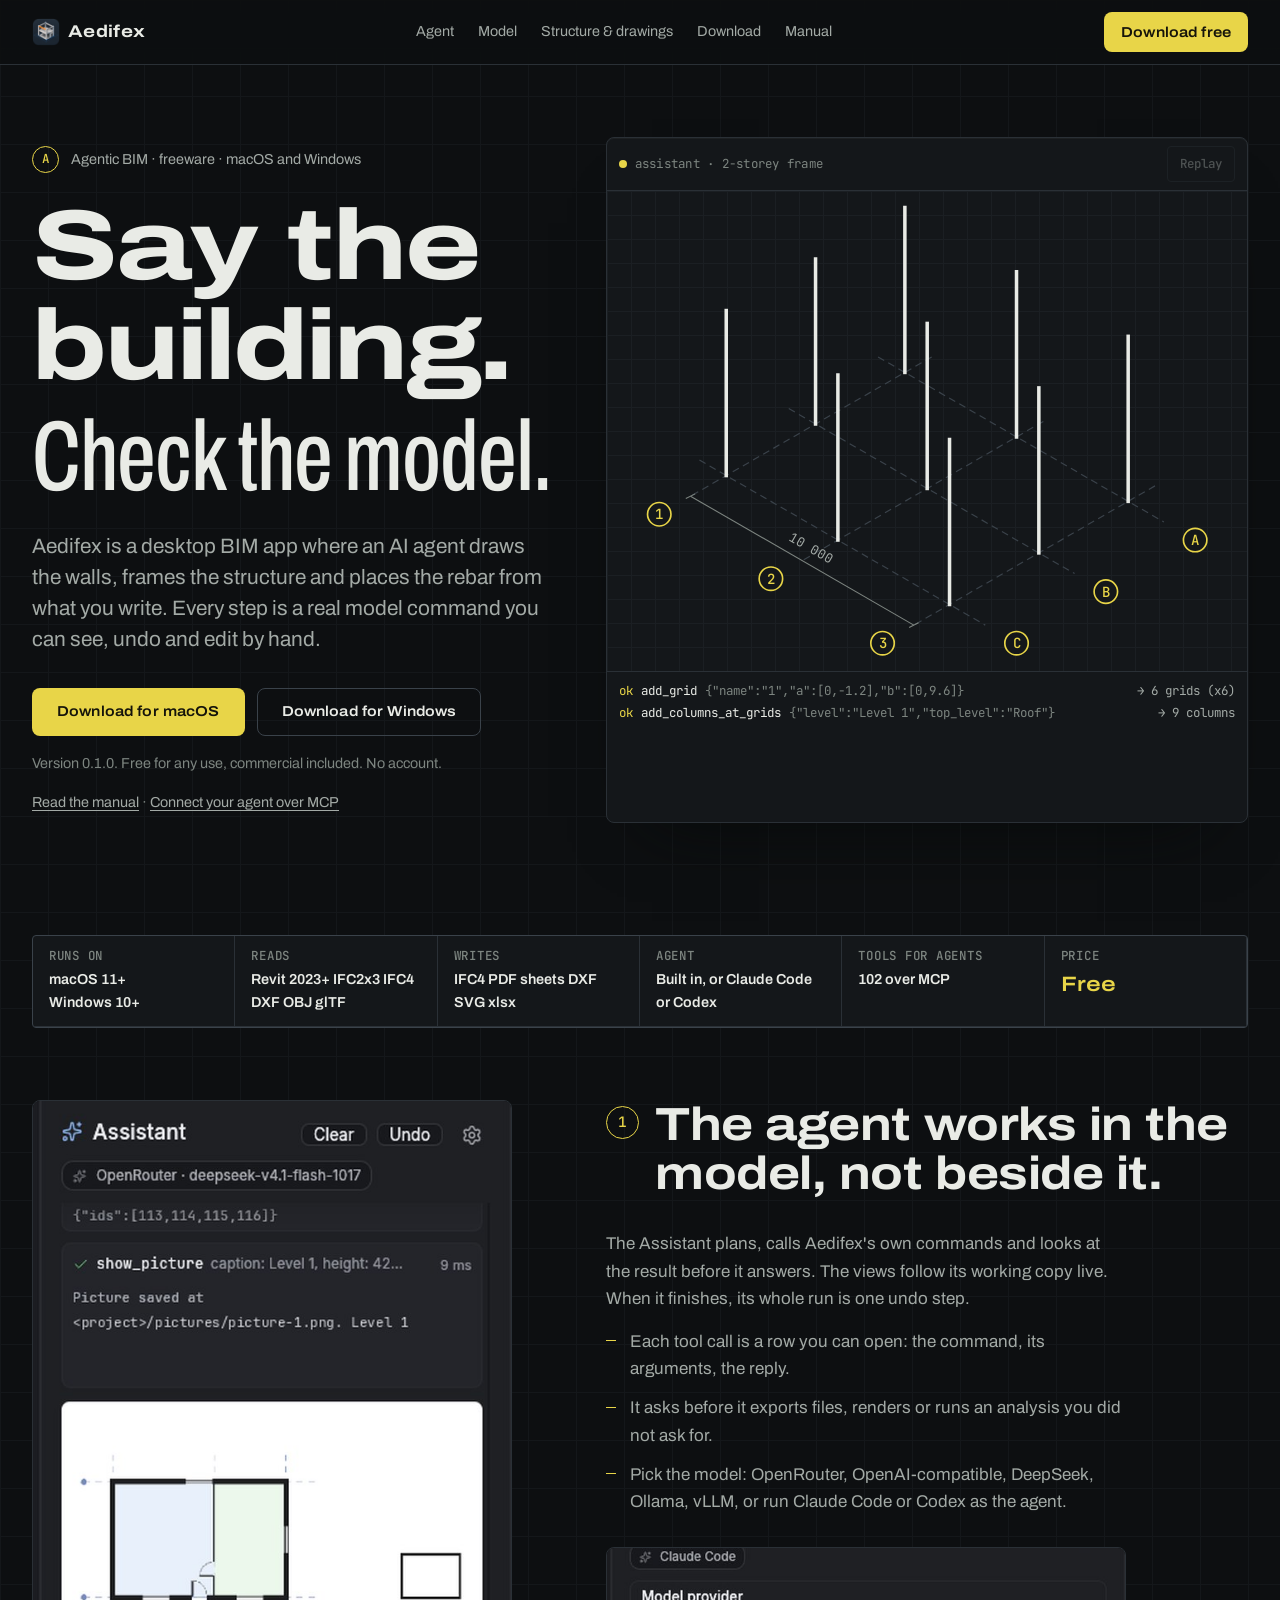
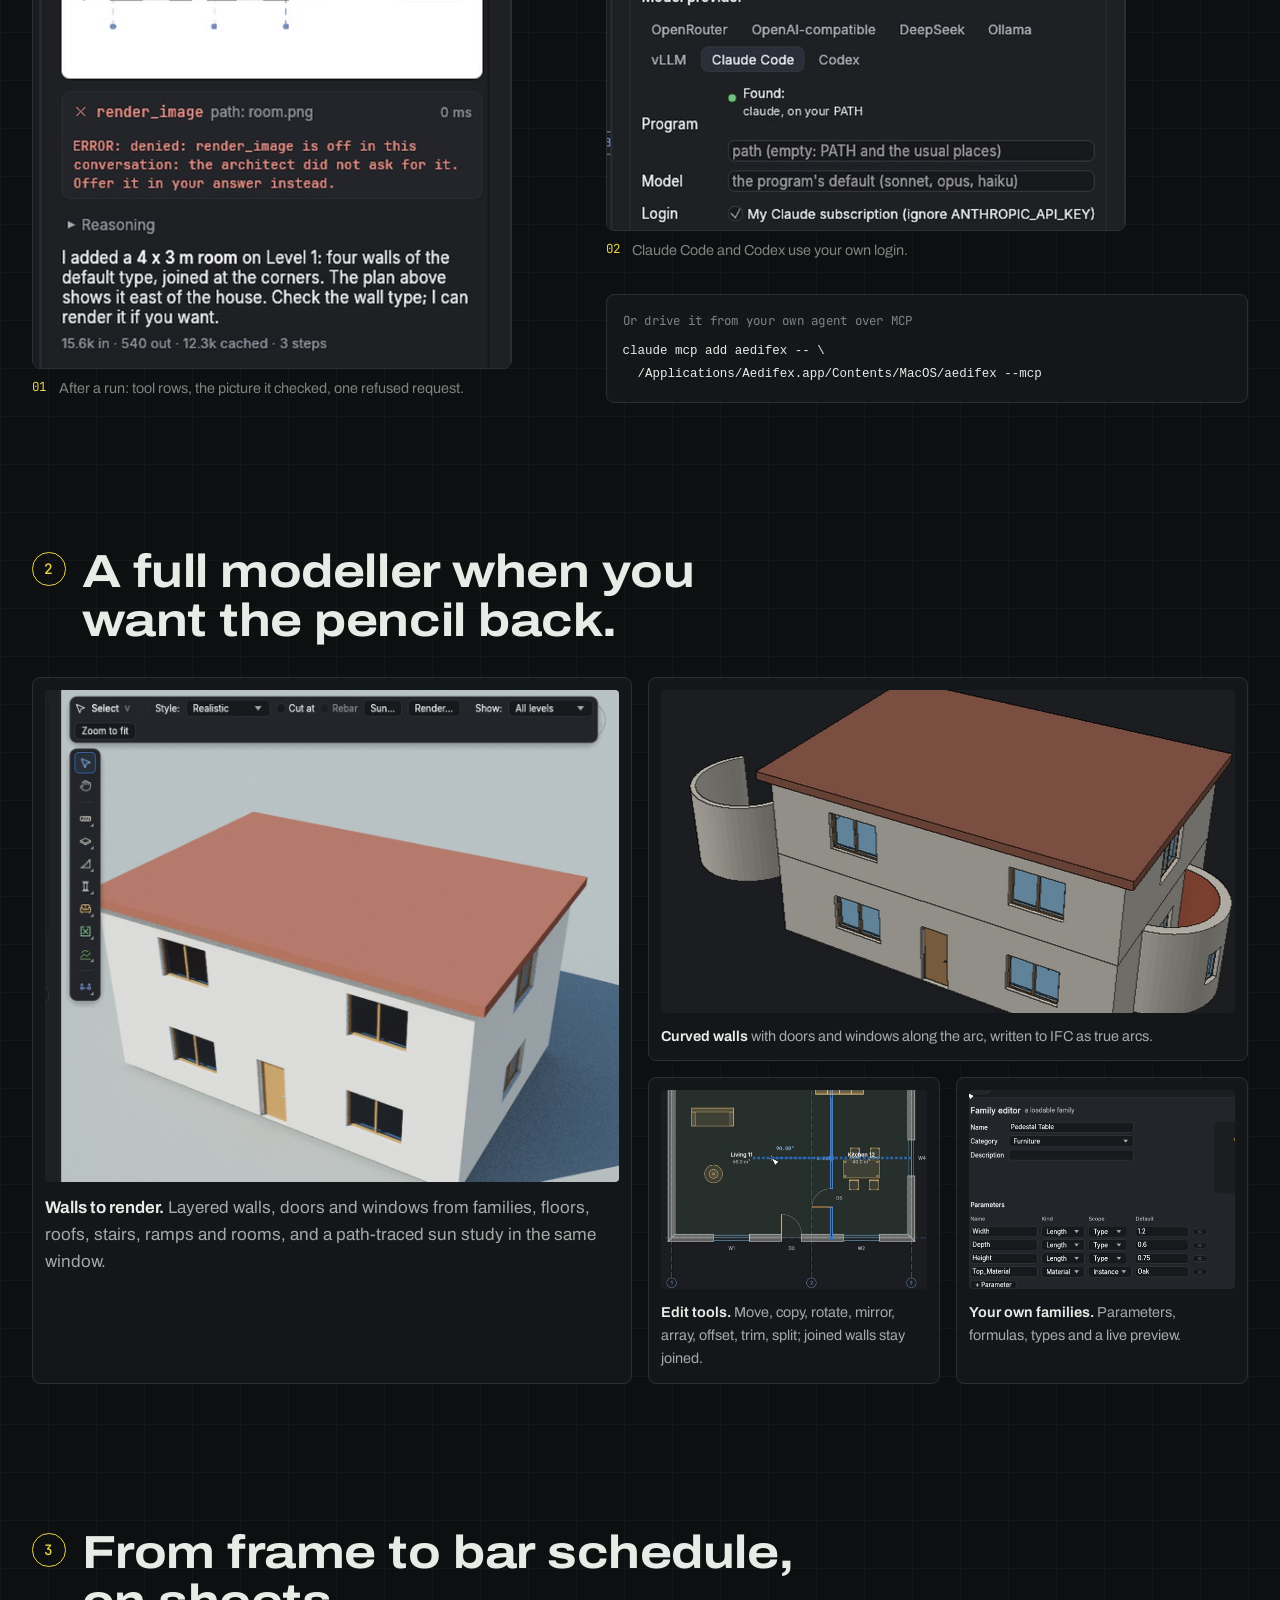
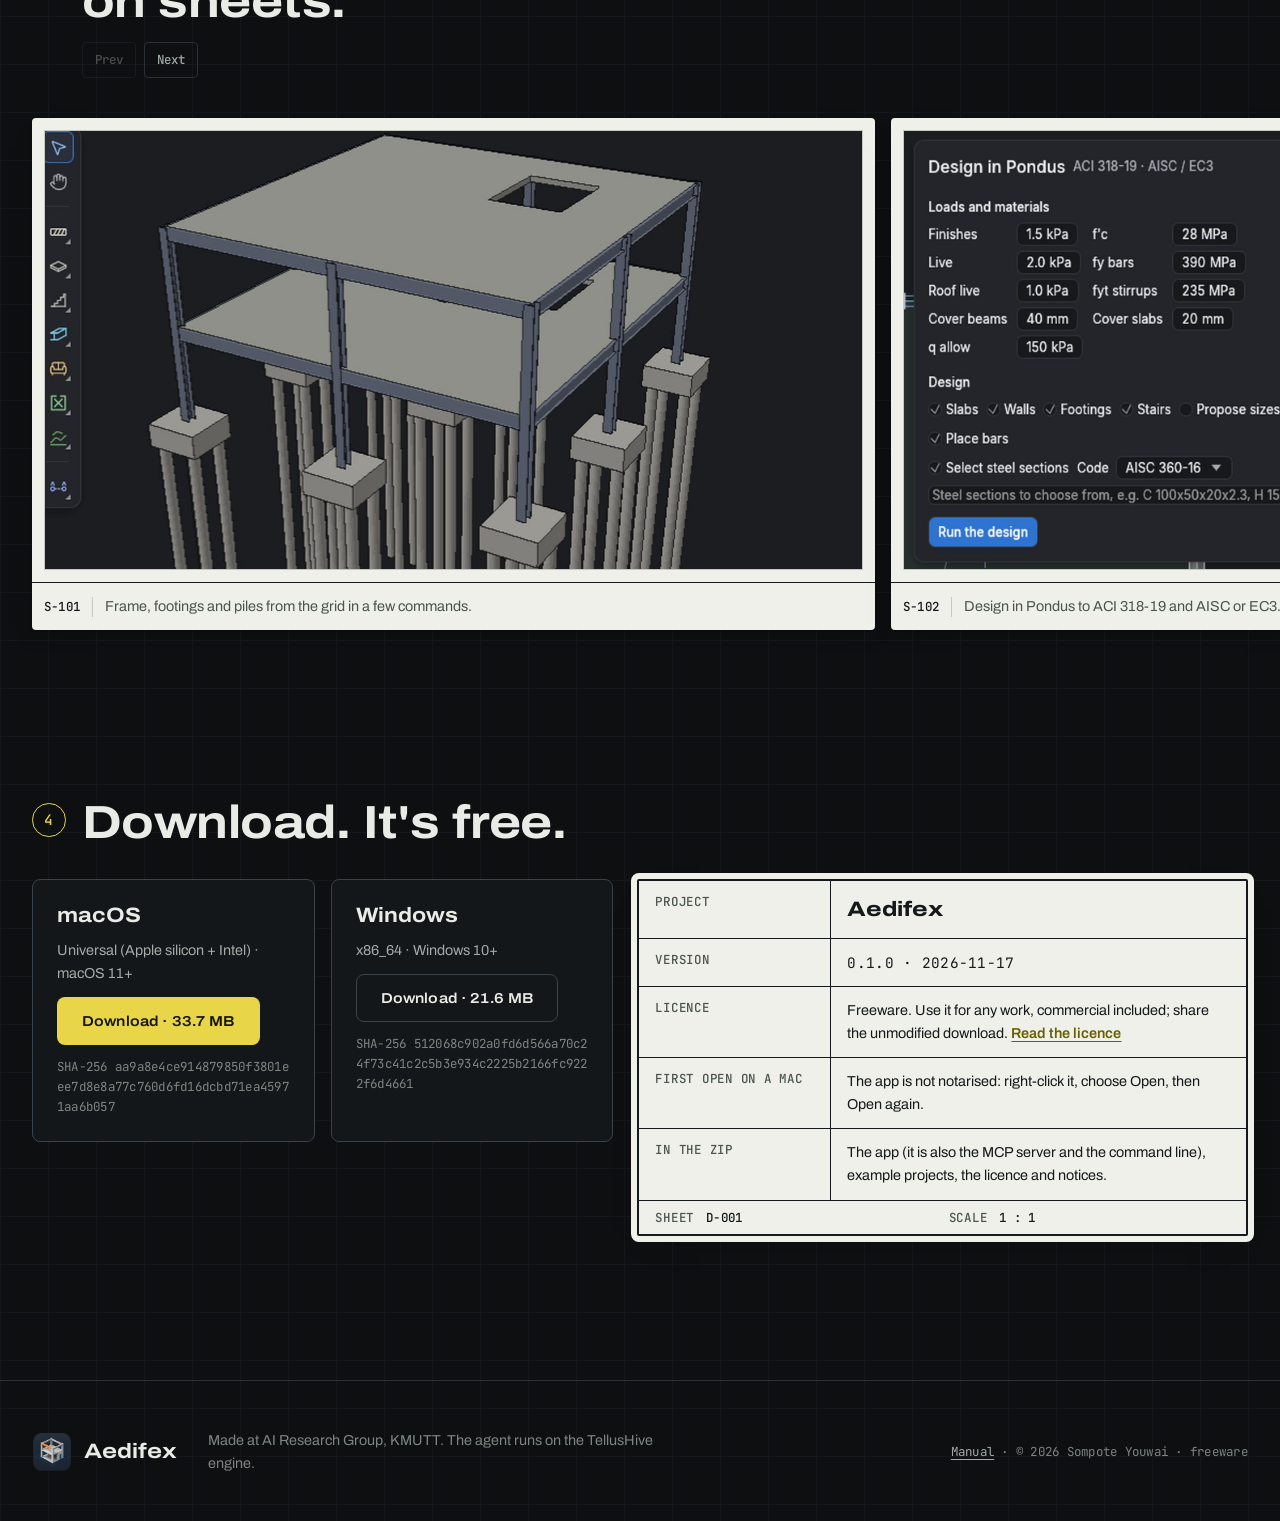
<file: index.html>
<!doctype html>
<html lang="en">
<head>
<meta charset="utf-8">
<meta name="viewport" content="width=device-width, initial-scale=1">
<title>Aedifex · agentic BIM, free</title>
<meta name="description" content="Aedifex is a free desktop BIM app where an AI agent models the building, the structure and the rebar from what you write, and you check the result. macOS and Windows.">
<meta name="theme-color" content="#0d0f11">
<link rel="icon" href="img/favicon.png">
<link rel="preconnect" href="https://fonts.googleapis.com">
<link rel="preconnect" href="https://fonts.gstatic.com" crossorigin>
<link href="https://fonts.googleapis.com/css2?family=Archivo:wdth,wght@62..125,300..800&family=JetBrains+Mono:wght@400;500&display=swap" rel="stylesheet">
<link rel="stylesheet" href="style.css">
<script>document.documentElement.classList.add("js");</script>
<script src="downloads/config.js" defer></script>
<script src="app.js" defer></script>
</head>
<body>
<a class="skip" href="#main">Skip to content</a>

<header class="topbar" id="top">
  <a class="brand" href="#top" aria-label="Aedifex, back to top">
    <img src="img/icon-256.png" alt="" width="28" height="28">
    <span>Aedifex</span>
  </a>
  <nav class="nav" aria-label="Sections">
    <a href="#agent">Agent</a>
    <a href="#model">Model</a>
    <a href="#documents">Structure &amp; drawings</a>
    <a href="#download">Download</a>
    <a href="manual.html">Manual</a>
  </nav>
  <a class="btn btn-signal btn-sm" href="#download">Download free</a>
</header>

<main id="main">

<!-- 1 hero -->
<section class="hero" aria-labelledby="hero-title">
  <div class="hero-copy">
    <p class="kicker"><span class="bubble" aria-hidden="true">A</span>Agentic BIM · freeware · macOS and Windows</p>
    <h1 id="hero-title"><span class="wide">Say the building.</span> <span class="narrow">Check the model.</span></h1>
    <p class="lede">Aedifex is a desktop BIM app where an AI agent draws the walls, frames the structure and places the rebar from what you write. Every step is a real model command you can see, undo and edit by hand.</p>
    <div class="cta">
      <a class="btn btn-signal" href="#download" data-dl="mac">Download for macOS</a>
      <a class="btn btn-line" href="#download" data-dl="win">Download for Windows</a>
    </div>
    <p class="fine" id="hero-version">Free for any use, commercial included. No account.</p>
    <p class="fine"><a class="textlink" href="manual.html">Read the manual</a> · <a class="textlink" href="manual.html#mcp">Connect your agent over MCP</a></p>
  </div>

  <figure class="stage" aria-label="An agent building a two-storey frame, step by step">
    <div class="stage-head">
      <span class="dot" aria-hidden="true"></span>
      <span class="mono stage-title">assistant · 2-storey frame</span>
      <button class="stage-replay" type="button" aria-label="Replay the build">Replay</button>
    </div>
    <div class="stage-canvas">
      <svg id="build" viewBox="0 0 640 420" role="img" aria-label="Axonometric drawing of a concrete frame: grid, columns, beams, slabs, walls and the rebar of one beam"></svg>
      <noscript><img class="stage-fallback" src="img/frame-wide.jpg" alt="A two-storey concrete frame on piles in Aedifex's 3D view"></noscript>
    </div>
    <ol class="calls" id="calls" aria-live="polite"></ol>
  </figure>
</section>

<!-- 2 title block facts -->
<section class="titleblock" aria-label="Aedifex at a glance">
  <dl>
    <div><dt>Runs on</dt><dd><span>macOS 11+</span> <span>Windows 10+</span></dd></div>
    <div><dt>Reads</dt><dd><span>Revit 2023+</span> <span>IFC2x3</span> <span>IFC4</span> <span>DXF</span> <span>OBJ</span> <span>glTF</span></dd></div>
    <div><dt>Writes</dt><dd><span>IFC4</span> <span>PDF sheets</span> <span>DXF</span> <span>SVG</span> <span>xlsx</span></dd></div>
    <div><dt>Agent</dt><dd><span>Built in,</span> <span>or Claude Code</span> <span>or Codex</span></dd></div>
    <div><dt>Tools for agents</dt><dd><span>102 over MCP</span></dd></div>
    <div><dt>Price</dt><dd class="signal">Free</dd></div>
  </dl>
</section>

<!-- 3 agent: the screenshot leads -->
<section class="agent" id="agent" aria-labelledby="agent-title">
  <div class="agent-grid">
    <figure class="shot shot-tall">
      <img src="img/assistant.jpg" alt="The Assistant panel: tool-call rows for add_walls and show_picture, the plan picture the agent looked at, a refused render request and its summary" loading="lazy" width="577" height="1047">
      <figcaption><span class="mono">01</span> After a run: tool rows, the picture it checked, one refused request.</figcaption>
    </figure>
    <div class="agent-text">
      <header class="sec-head">
        <span class="bubble" aria-hidden="true">1</span>
        <h2 id="agent-title">The agent works in the model, not beside it.</h2>
      </header>
      <p>The Assistant plans, calls Aedifex's own commands and looks at the result before it answers. The views follow its working copy live. When it finishes, its whole run is one undo step.</p>
      <ul class="ticks">
        <li>Each tool call is a row you can open: the command, its arguments, the reply.</li>
        <li>It asks before it exports files, renders or runs an analysis you did not ask for.</li>
        <li>Pick the model: OpenRouter, OpenAI-compatible, DeepSeek, Ollama, vLLM, or run Claude Code or Codex as the agent.</li>
      </ul>
      <figure class="shot shot-side">
        <img src="img/providers.jpg" alt="Assistant settings: the seven model providers, Claude Code chosen and found on this computer" loading="lazy" width="720" height="392">
        <figcaption><span class="mono">02</span> Claude Code and Codex use your own login.</figcaption>
      </figure>
      <div class="snippet">
        <p class="mono label">Or drive it from your own agent over MCP</p>
<pre><code>claude mcp add aedifex -- \
  /Applications/Aedifex.app/Contents/MacOS/aedifex --mcp</code></pre>
      </div>
    </div>
  </div>
</section>

<!-- 4 model -->
<section class="model" id="model" aria-labelledby="model-title">
  <header class="sec-head">
    <span class="bubble" aria-hidden="true">2</span>
    <h2 id="model-title">A full modeller when you want the pencil back.</h2>
  </header>
  <div class="bento">
    <figure class="cell lead">
      <img src="img/render.jpg" alt="Path-traced render of a two-storey house with a hipped roof, sun and shadows" loading="lazy" width="1222" height="1047">
      <figcaption><strong>Walls to render.</strong> Layered walls, doors and windows from families, floors, roofs, stairs, ramps and rooms, and a path-traced sun study in the same window.</figcaption>
    </figure>
    <figure class="cell wide">
      <img src="img/curved.jpg" alt="A house with two curved walls, one with windows in its bay" loading="lazy" width="1137" height="882">
      <figcaption><strong>Curved walls</strong> with doors and windows along the arc, written to IFC as true arcs.</figcaption>
    </figure>
    <figure class="cell">
      <img src="img/modify.jpg" alt="Rotate tool previewing a quarter turn of a partition wall, with the Modify card below the plan" loading="lazy" width="1044" height="1143">
      <figcaption><strong>Edit tools.</strong> Move, copy, rotate, mirror, array, offset, trim, split; joined walls stay joined.</figcaption>
    </figure>
    <figure class="cell">
      <img class="anchor-left" src="img/family.jpg" alt="Family editor: name, category, parameters with kinds and defaults, and a 3D preview of a pedestal table" loading="lazy" width="1440" height="790">
      <figcaption><strong>Your own families.</strong> Parameters, formulas, types and a live preview.</figcaption>
    </figure>
  </div>
</section>

<!-- 5 structure and drawings: a set of sheets -->
<section class="docs" id="documents" aria-labelledby="docs-title">
  <header class="sec-head">
    <span class="bubble" aria-hidden="true">3</span>
    <h2 id="docs-title">From frame to bar schedule, on sheets.</h2>
    <div class="strip-nav">
      <button class="strip-btn" type="button" data-dir="-1" aria-label="Previous sheet">Prev</button>
      <button class="strip-btn" type="button" data-dir="1" aria-label="Next sheet">Next</button>
    </div>
  </header>
  <div class="sheets" tabindex="0" aria-label="Sheets: structure and drawings">
    <figure class="sheet lead">
      <img src="img/frame-wide.jpg" alt="Concrete frame with columns, beams, slabs, pile caps and piles in 3D" loading="lazy" width="1224" height="656">
      <figcaption><span class="mono">S-101</span><span>Frame, footings and piles from the grid in a few commands.</span></figcaption>
    </figure>
    <figure class="sheet">
      <img class="anchor-left" src="img/pondus.jpg" alt="Design in Pondus card: loads, materials, covers and design options" loading="lazy" width="1104" height="1080">
      <figcaption><span class="mono">S-102</span><span>Design in Pondus to ACI 318-19 and AISC or EC3.</span></figcaption>
    </figure>
    <figure class="sheet">
      <img src="img/reinforce.jpg" alt="Reinforce card for a beam: top and bottom bars, stirrup zones, hooks and an ACI check with 8 rules passing" loading="lazy" width="630" height="897">
      <figcaption><span class="mono">S-103</span><span>Rebar by hand or by design, checked against ACI 318-19.</span></figcaption>
    </figure>
    <figure class="sheet paper">
      <img src="img/beam-bars.jpg" alt="Section through a reinforced beam: four bottom bars, two top bars and the stirrup with its hook" loading="lazy" width="640" height="760">
      <figcaption><span class="mono">S-104</span><span>Sections cut the bars; bending schedules give cut lengths and kilograms.</span></figcaption>
    </figure>
    <figure class="sheet paper">
      <img src="img/section.jpg" alt="Section through a two-storey house: layered walls, slabs, grids, levels, dimensions and a note" loading="lazy" width="1242" height="792">
      <figcaption><span class="mono">A-201</span><span>Sections and elevations with dimensions, tags and spot levels.</span></figcaption>
    </figure>
    <figure class="sheet paper">
      <img src="img/sheet.jpg" alt="A plan, a section and an elevation placed on an A1 sheet" loading="lazy" width="1263" height="384">
      <figcaption><span class="mono">A-301</span><span>Views placed on sheets at a scale, printed to PDF.</span></figcaption>
    </figure>
    <figure class="sheet">
      <img src="img/schedule.jpg" alt="Room schedule grouped by level: area, a calculated floor cost column, subtotals and a grand total" loading="lazy" width="1079" height="793">
      <figcaption><span class="mono">A-401</span><span>Schedules with your own parameters, formulas and totals, to xlsx.</span></figcaption>
    </figure>
  </div>
</section>

<!-- 6 download: the title block on paper -->
<section class="download" id="download" aria-labelledby="dl-title">
  <header class="sec-head">
    <span class="bubble" aria-hidden="true">4</span>
    <h2 id="dl-title">Download. It's free.</h2>
  </header>
  <div class="dl-sheet">
    <div class="dl-cards">
      <article class="dl-card" data-platform="mac">
        <h3>macOS</h3>
        <p class="meta">Universal (Apple silicon and Intel) · macOS 11 or later</p>
        <a class="btn btn-signal dl-link" href="#download" aria-disabled="true">Preparing download</a>
        <p class="hash mono"></p>
      </article>
      <article class="dl-card" data-platform="win">
        <h3>Windows</h3>
        <p class="meta">x86_64 · Windows 10 or later</p>
        <a class="btn btn-line dl-link" href="#download" aria-disabled="true">Preparing download</a>
        <p class="hash mono"></p>
      </article>
    </div>
    <div class="tb" aria-label="Release title block">
      <div class="tb-row"><span class="tb-k">Project</span><span class="tb-v tb-big">Aedifex</span></div>
      <div class="tb-row"><span class="tb-k">Version</span><span class="tb-v mono" id="dl-version">0.1.0</span></div>
      <div class="tb-row"><span class="tb-k">Licence</span><span class="tb-v">Freeware. Use it for any work, commercial included; share the unmodified download. <a href="downloads/LICENSE-FREEWARE.txt">Read the licence</a></span></div>
      <div class="tb-row"><span class="tb-k">First open on a Mac</span><span class="tb-v">The app is not notarised: right-click it, choose Open, then Open again.</span></div>
      <div class="tb-row"><span class="tb-k">In the zip</span><span class="tb-v">The app (it is also the MCP server and the command line), example projects, the licence and notices.</span></div>
      <div class="tb-foot"><span>Sheet</span><span class="mono">D-001</span><span>Scale</span><span class="mono">1 : 1</span></div>
    </div>
  </div>
</section>

</main>

<footer class="colophon">
  <div class="colo-grid">
    <p class="colo-mark"><img src="img/icon-256.png" alt="" width="40" height="40"> Aedifex</p>
    <p>Made at AI Research Group, KMUTT. The agent runs on the TellusHive engine.</p>
    <p class="mono"><a class="textlink" href="manual.html">Manual</a> · © 2026 Sompote Youwai · freeware</p>
  </div>
</footer>
</body>
</html>
</file>
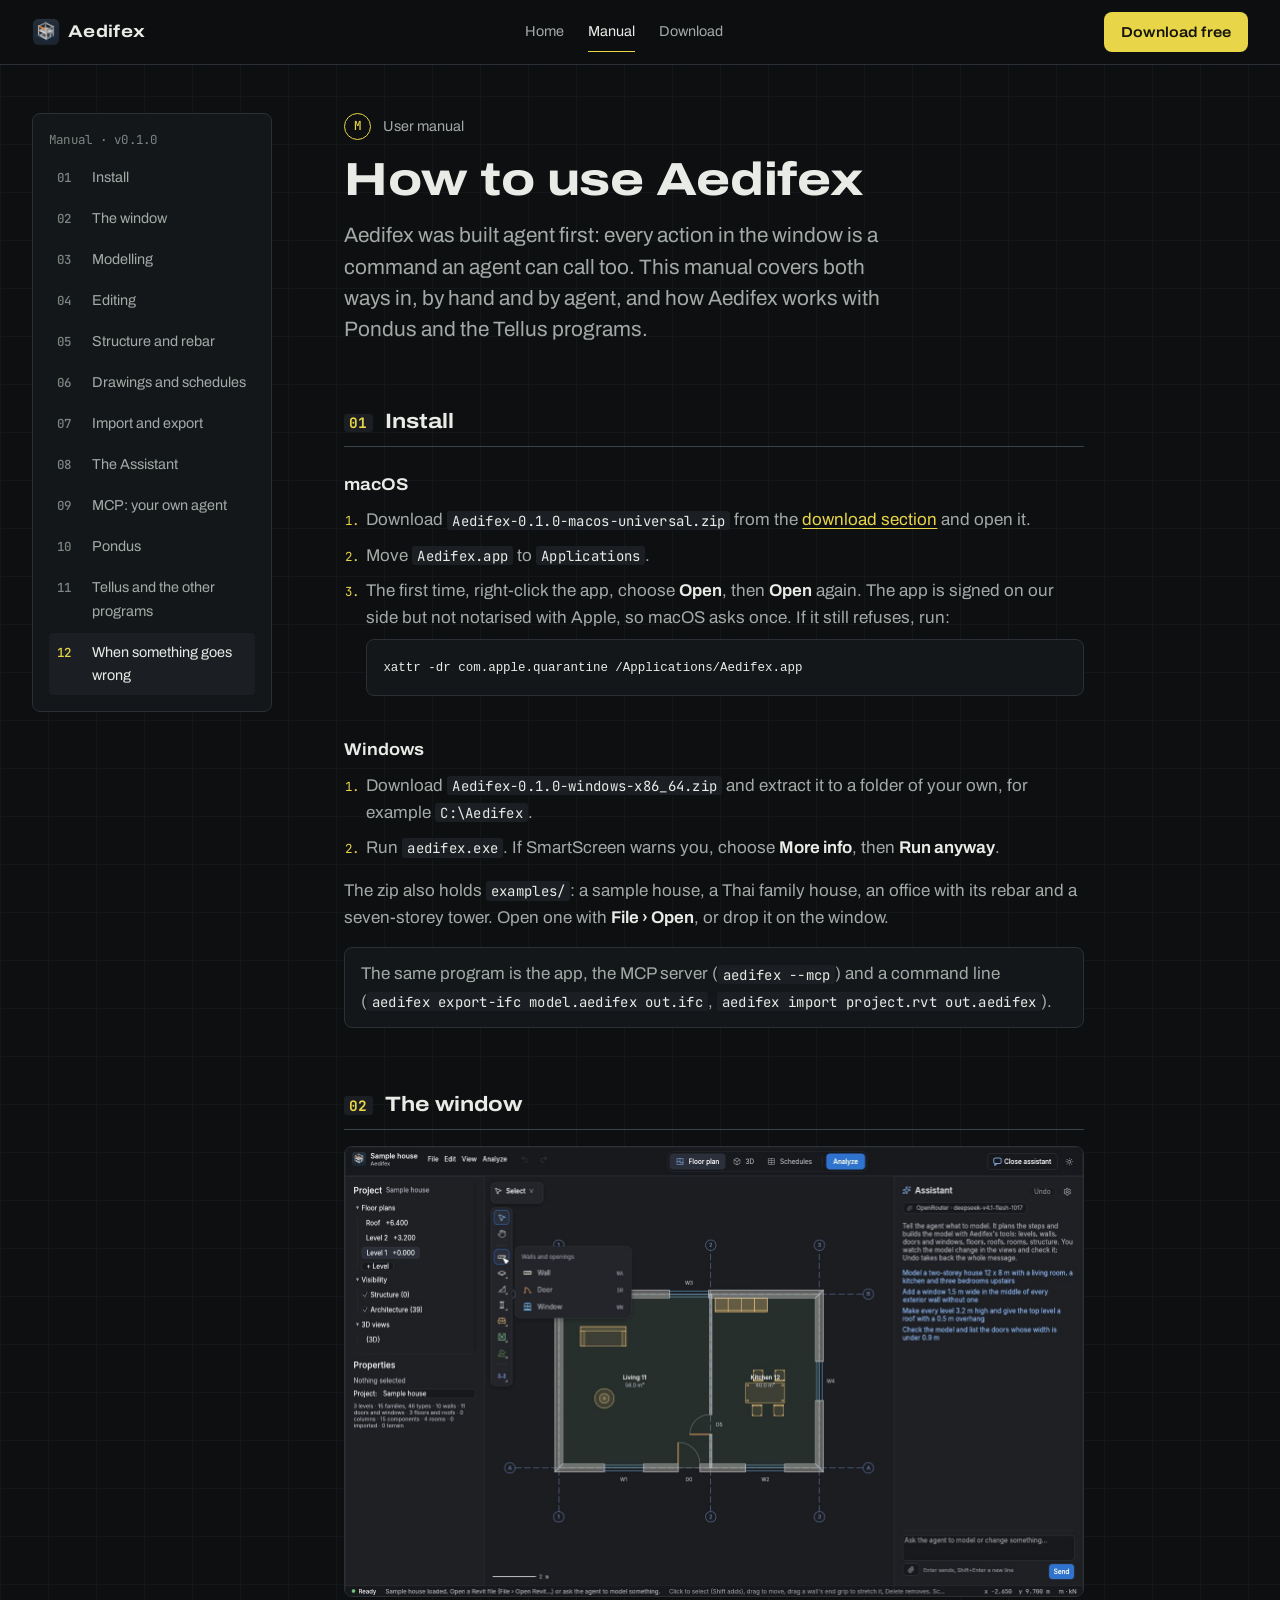
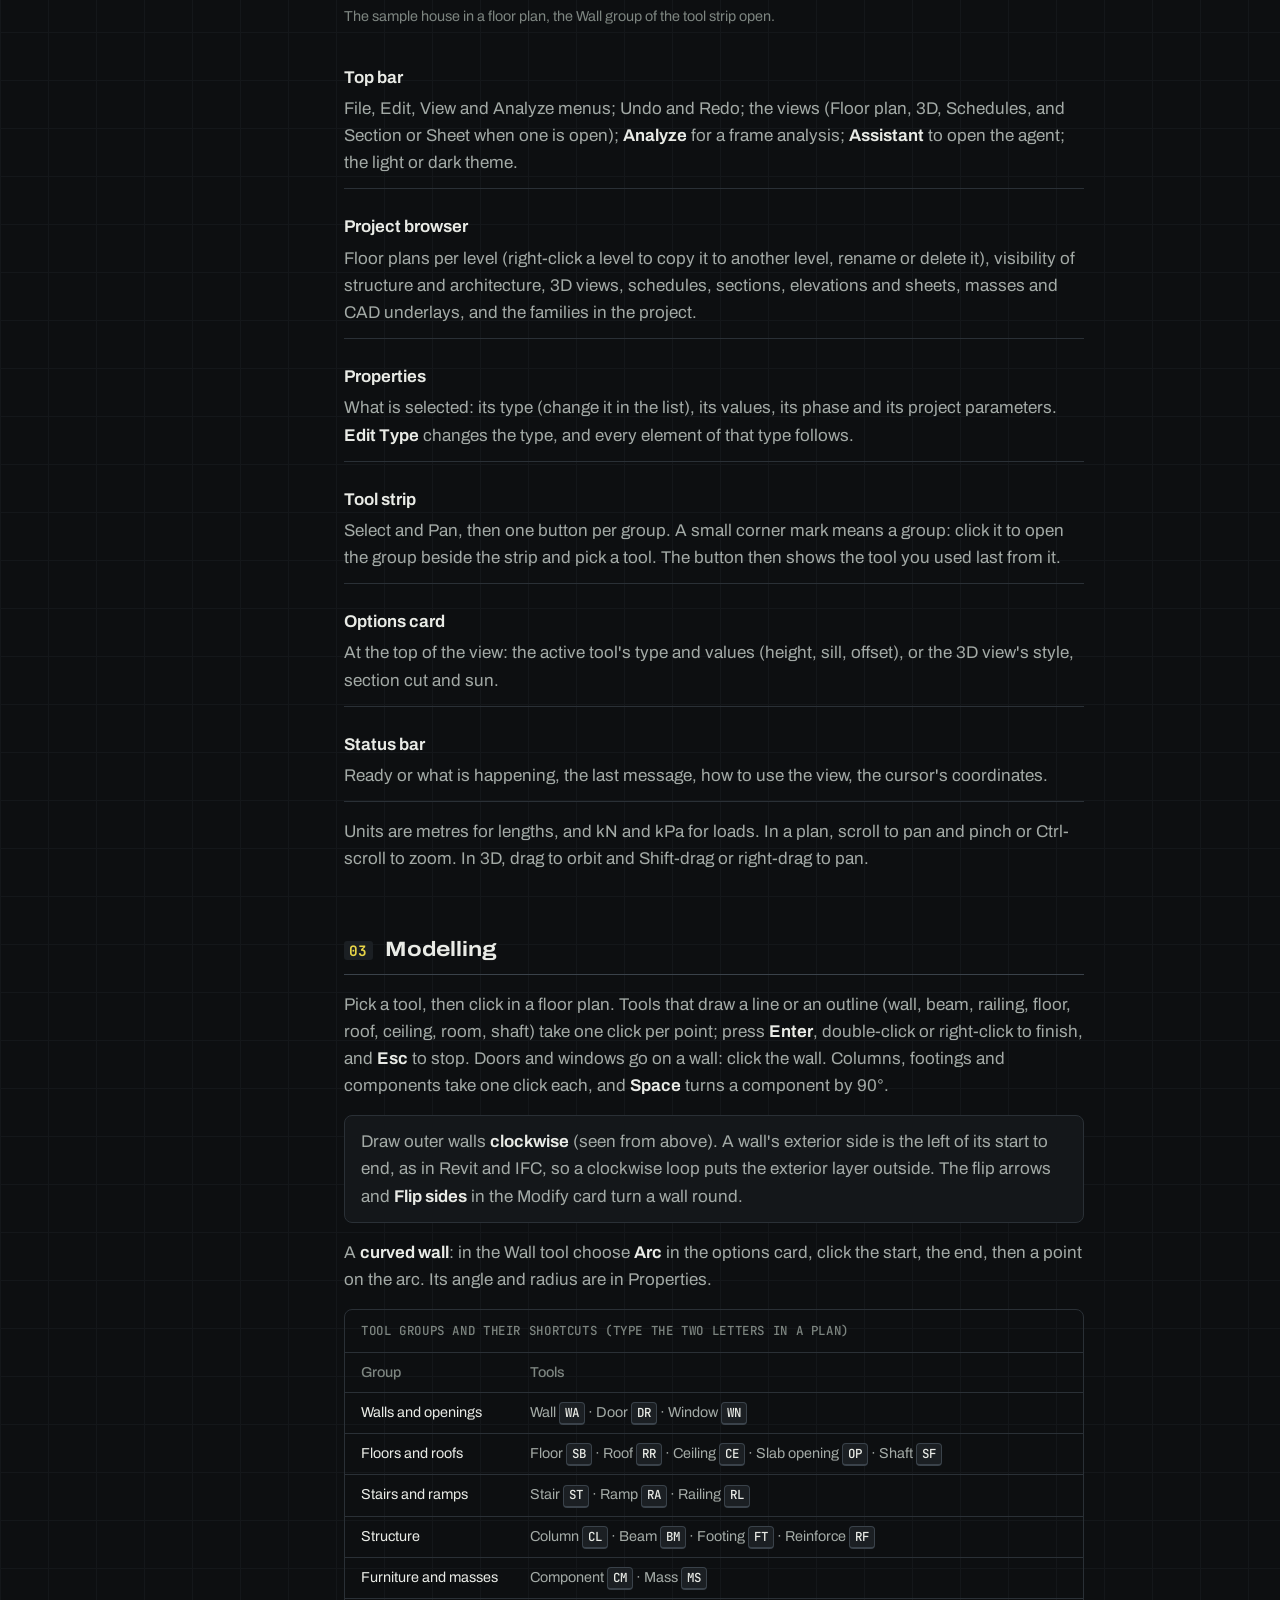
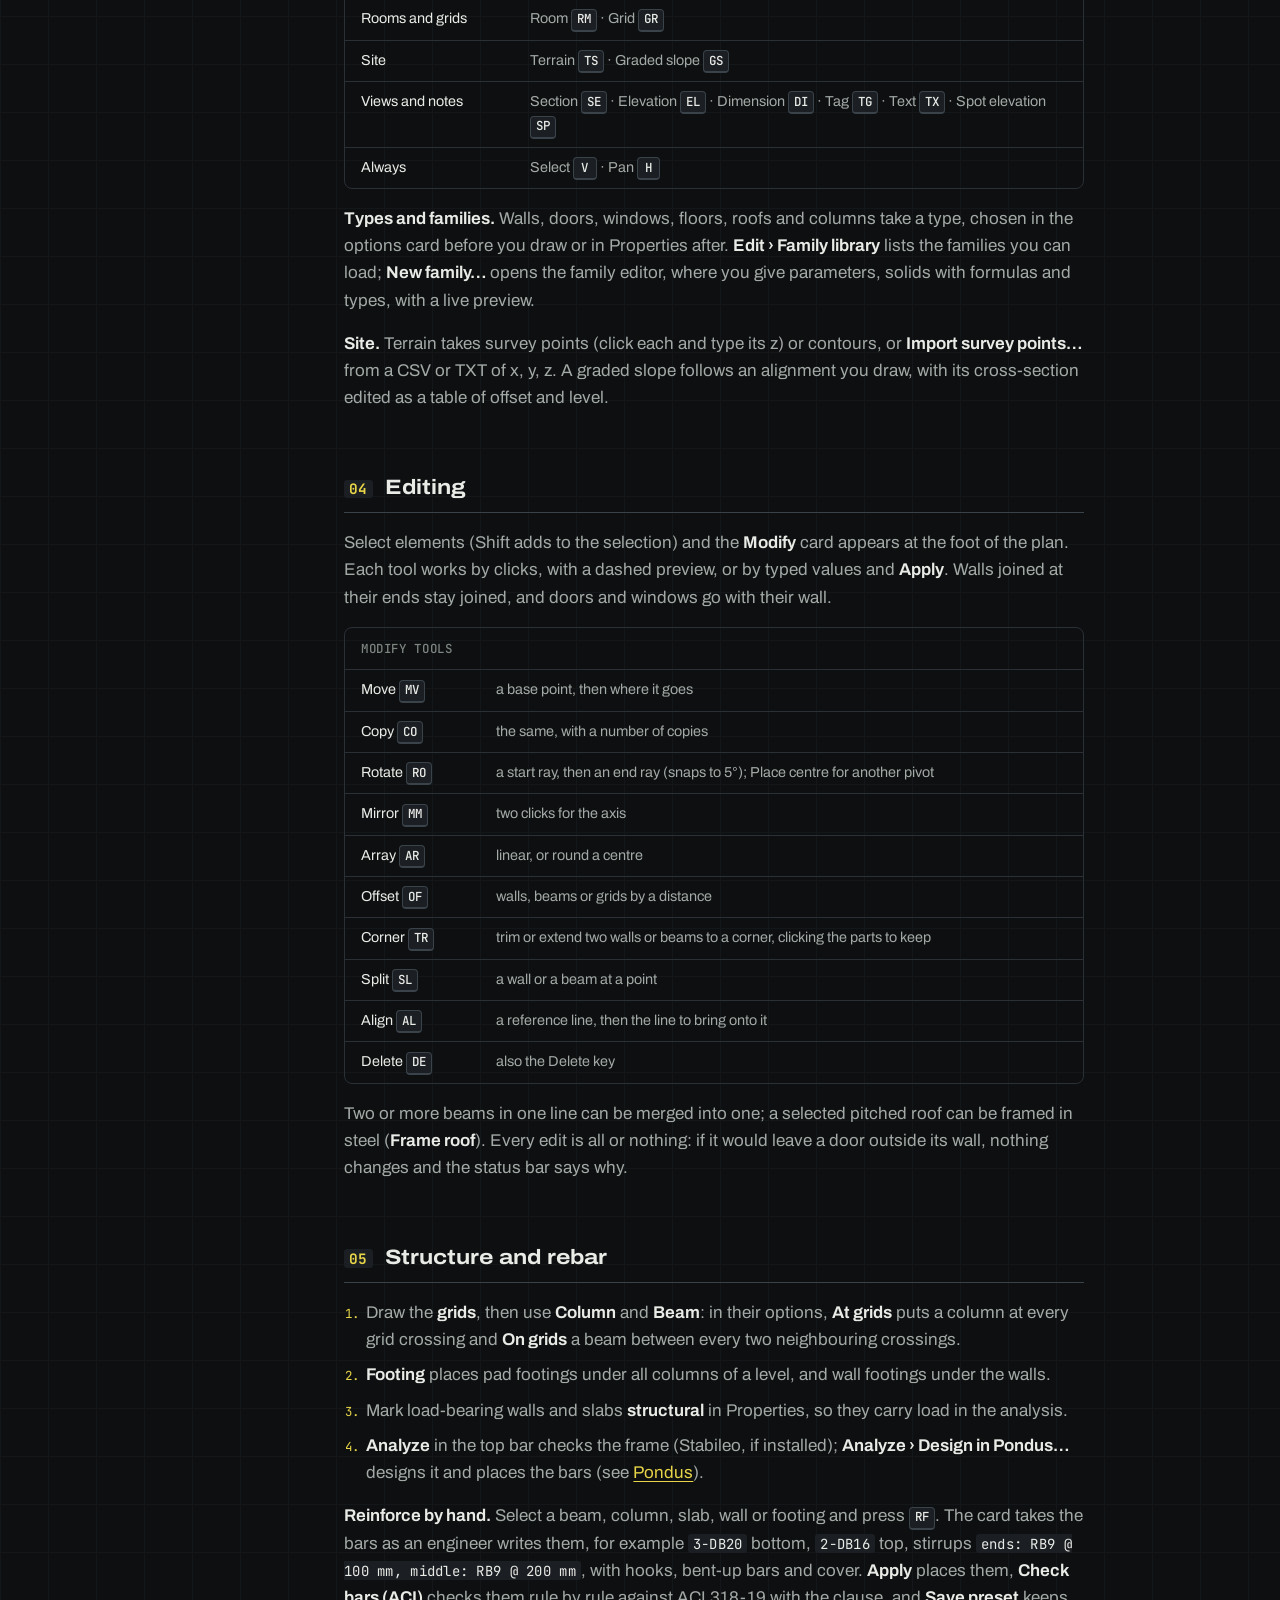
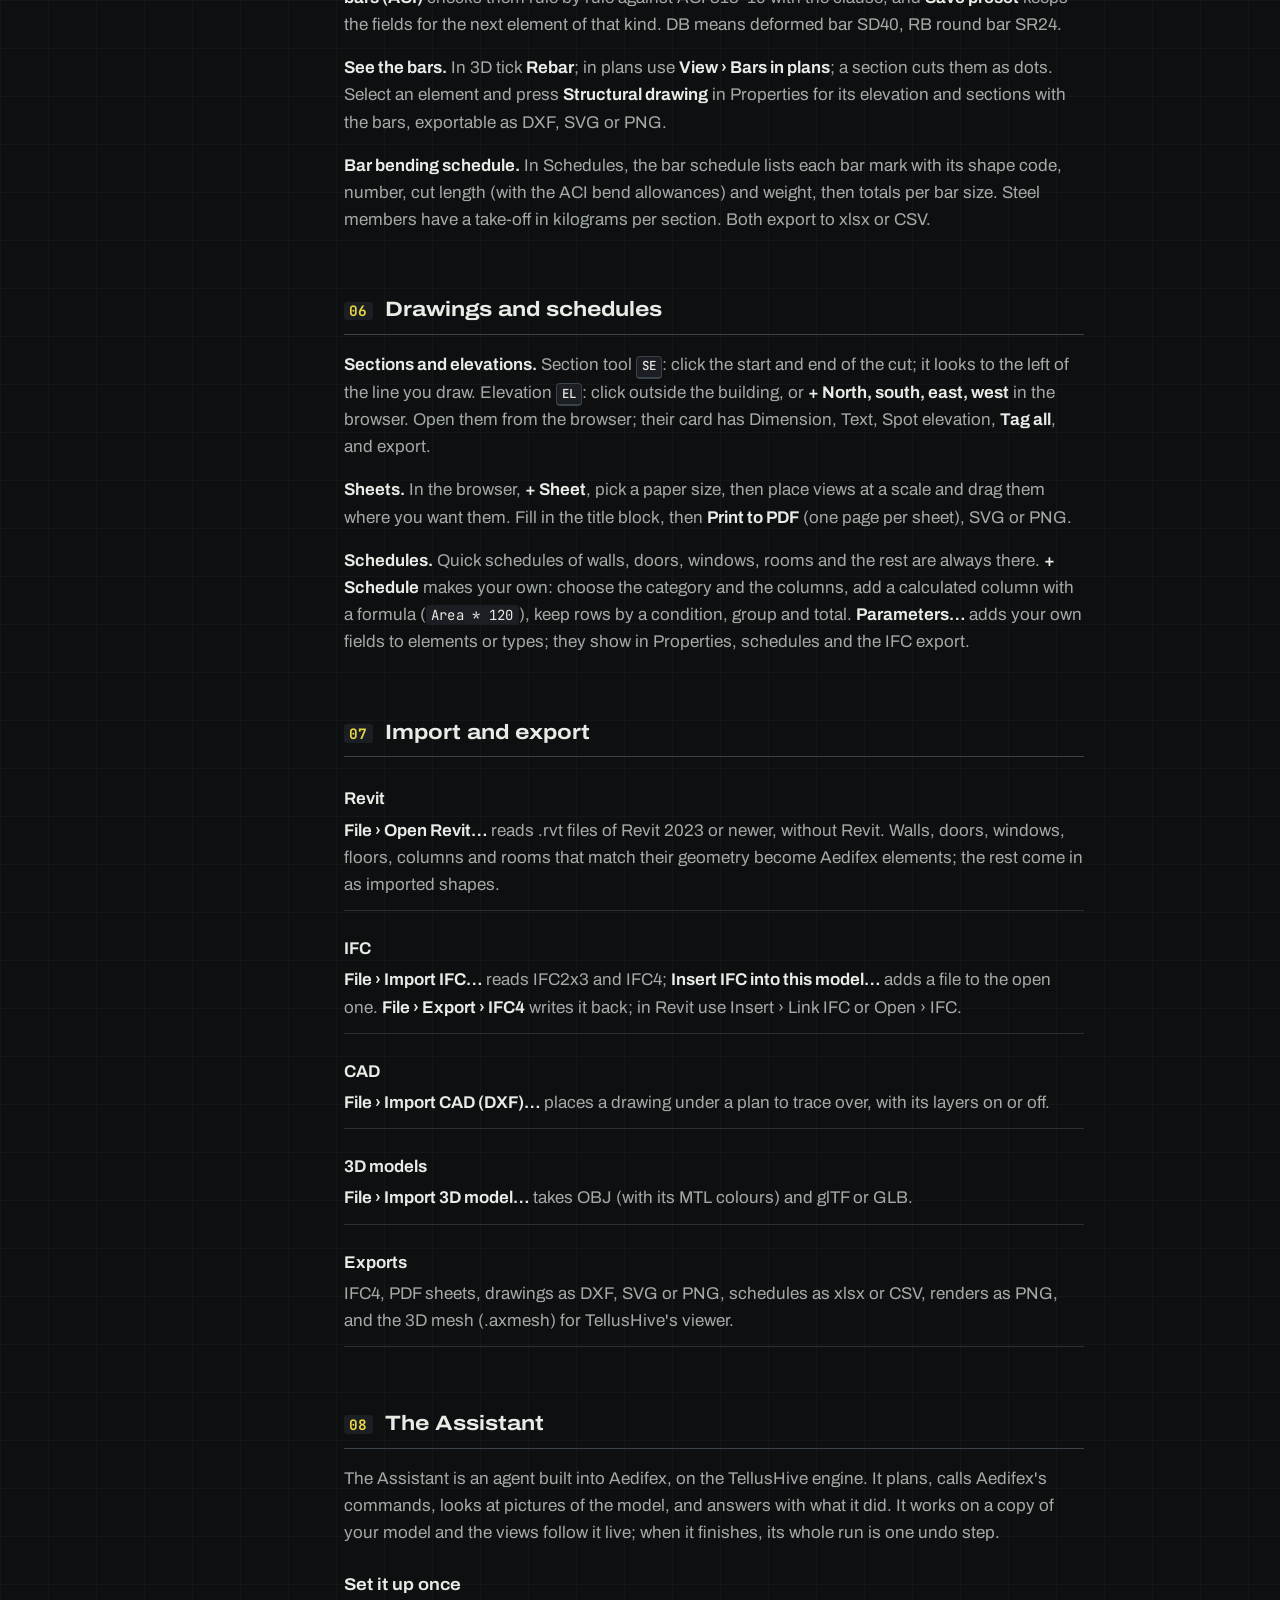
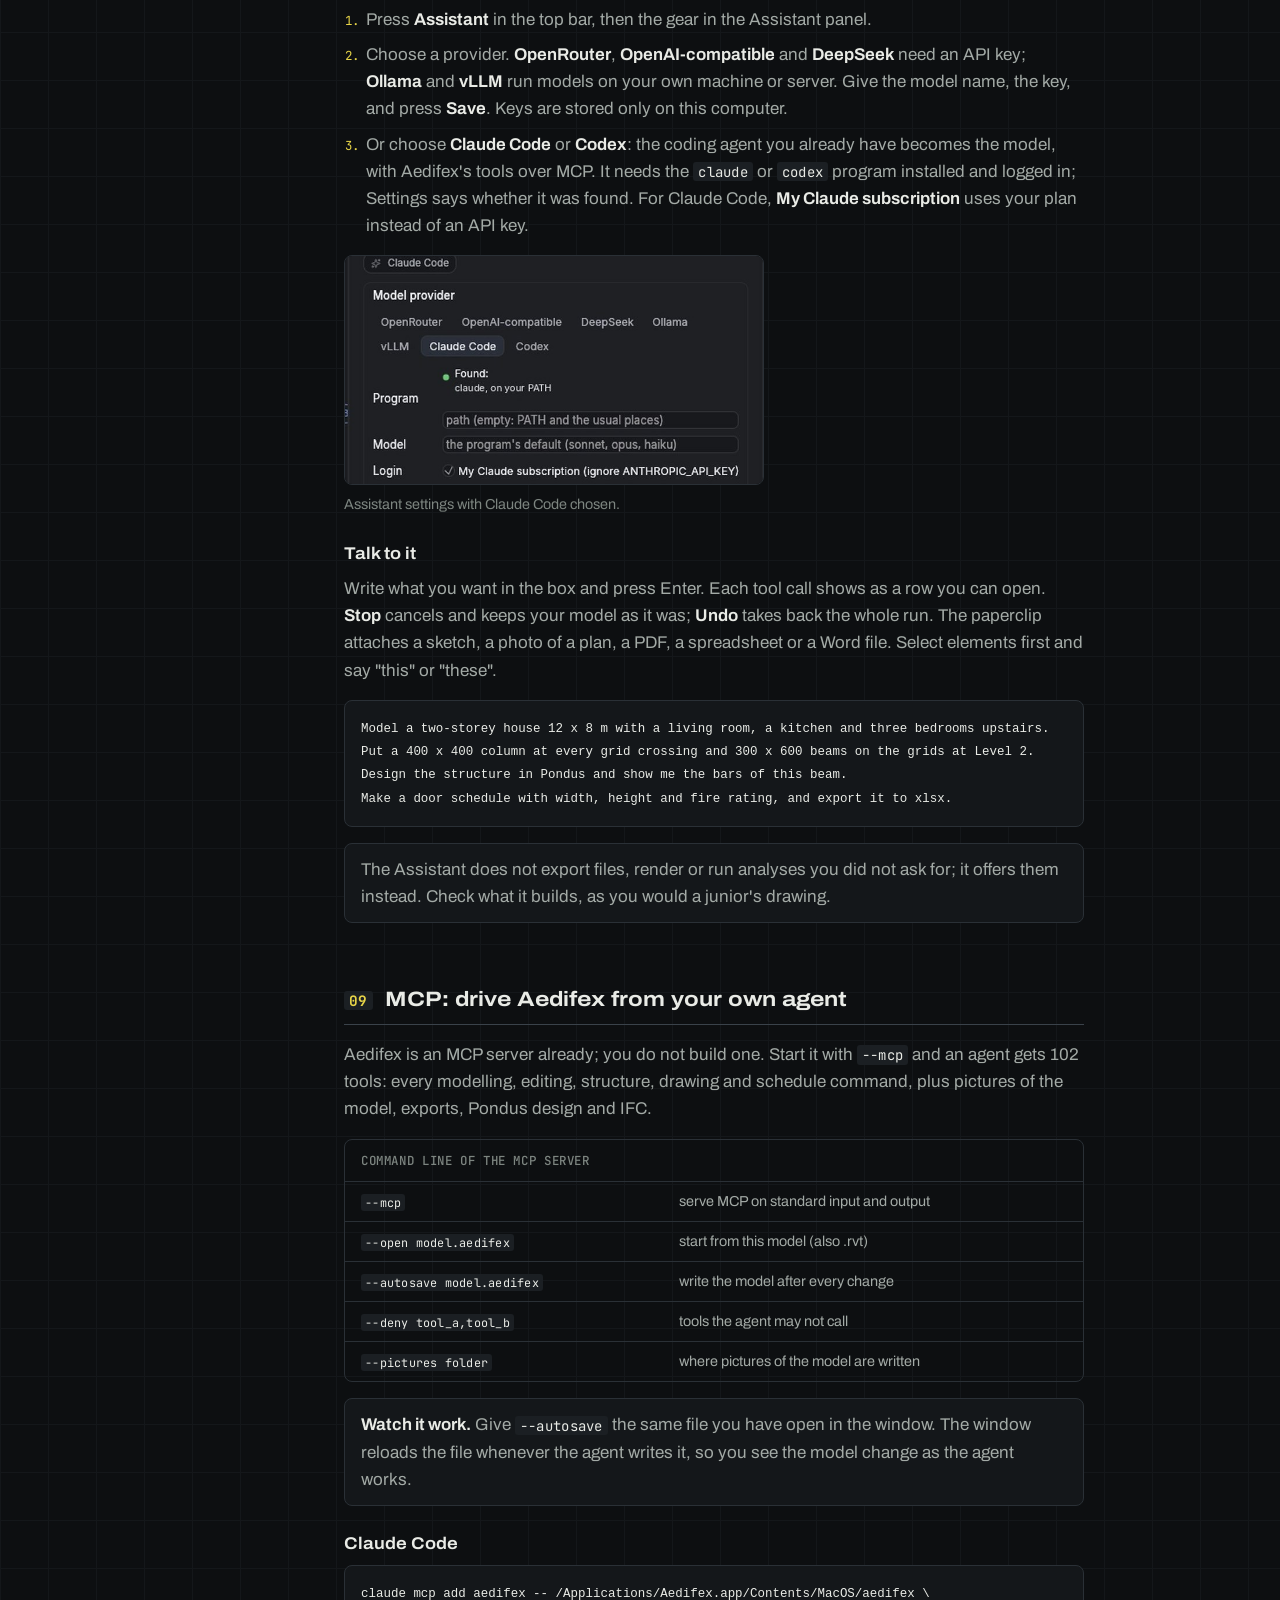
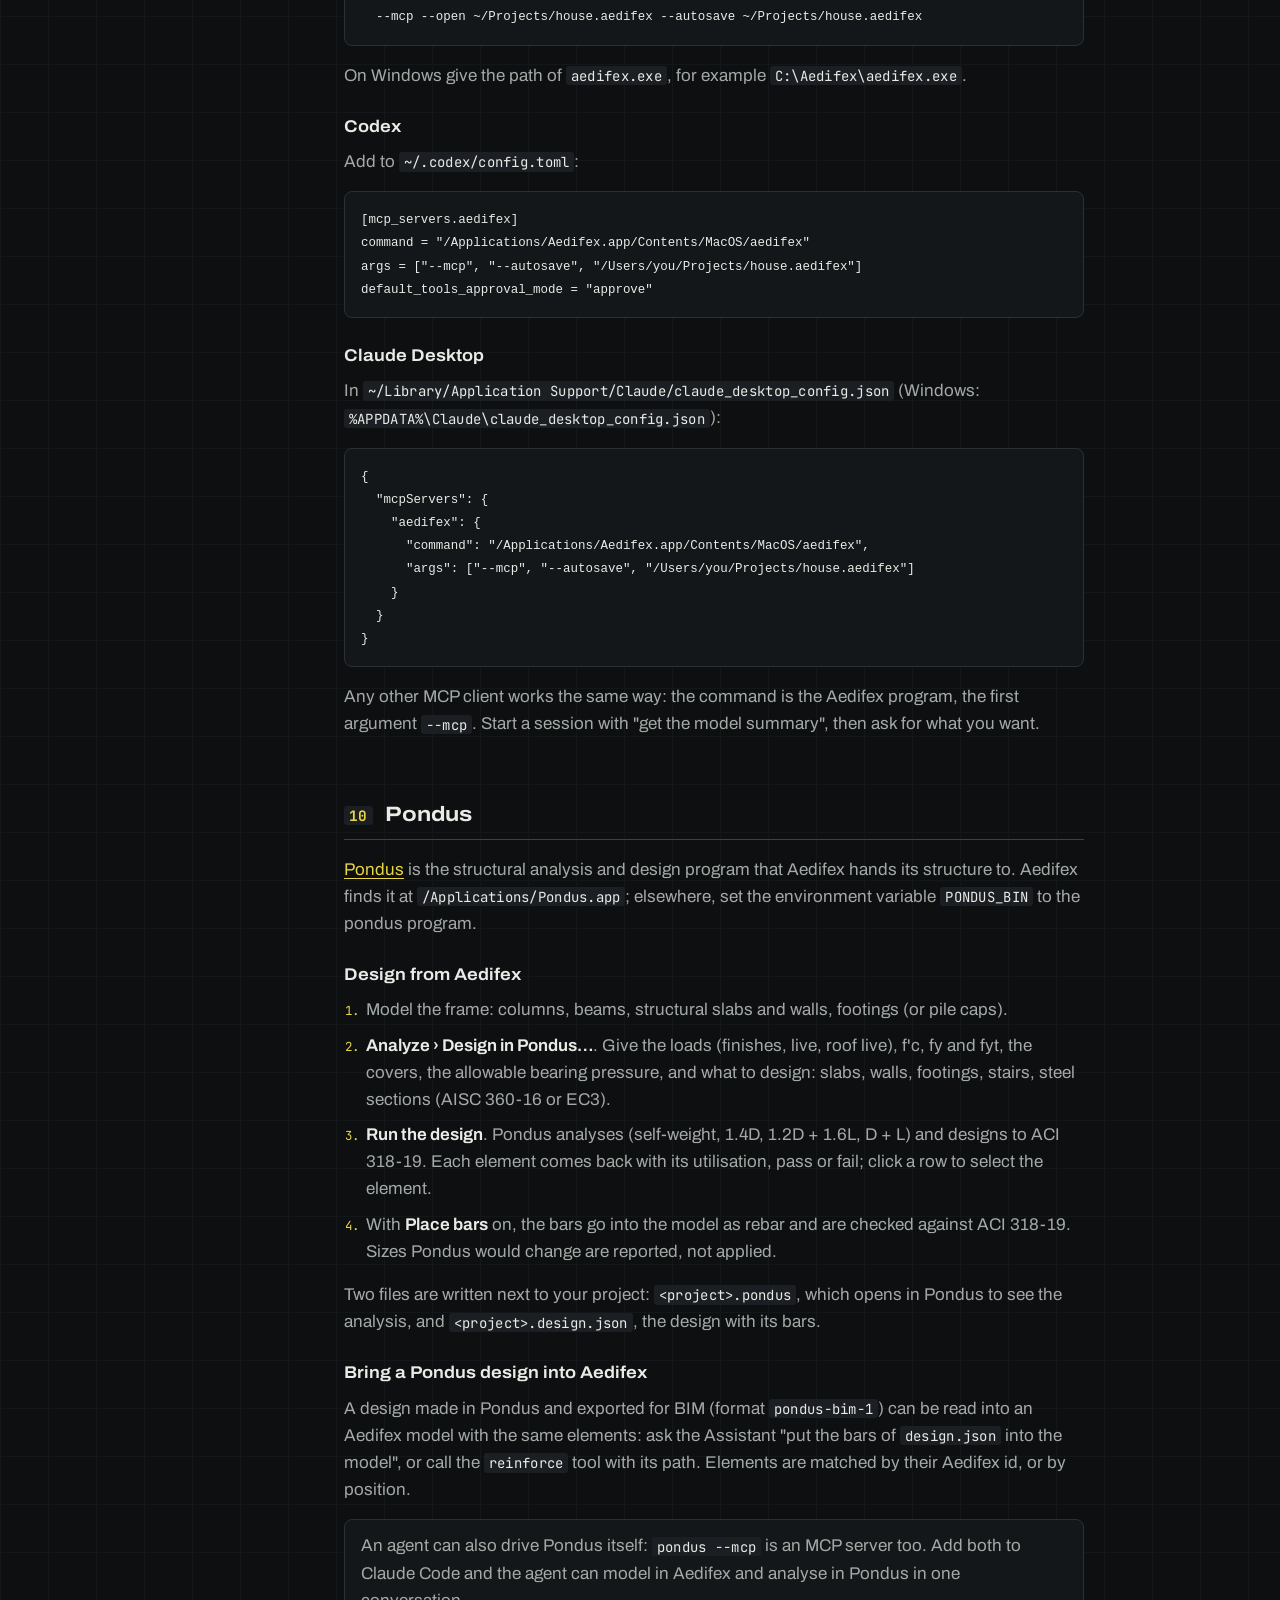
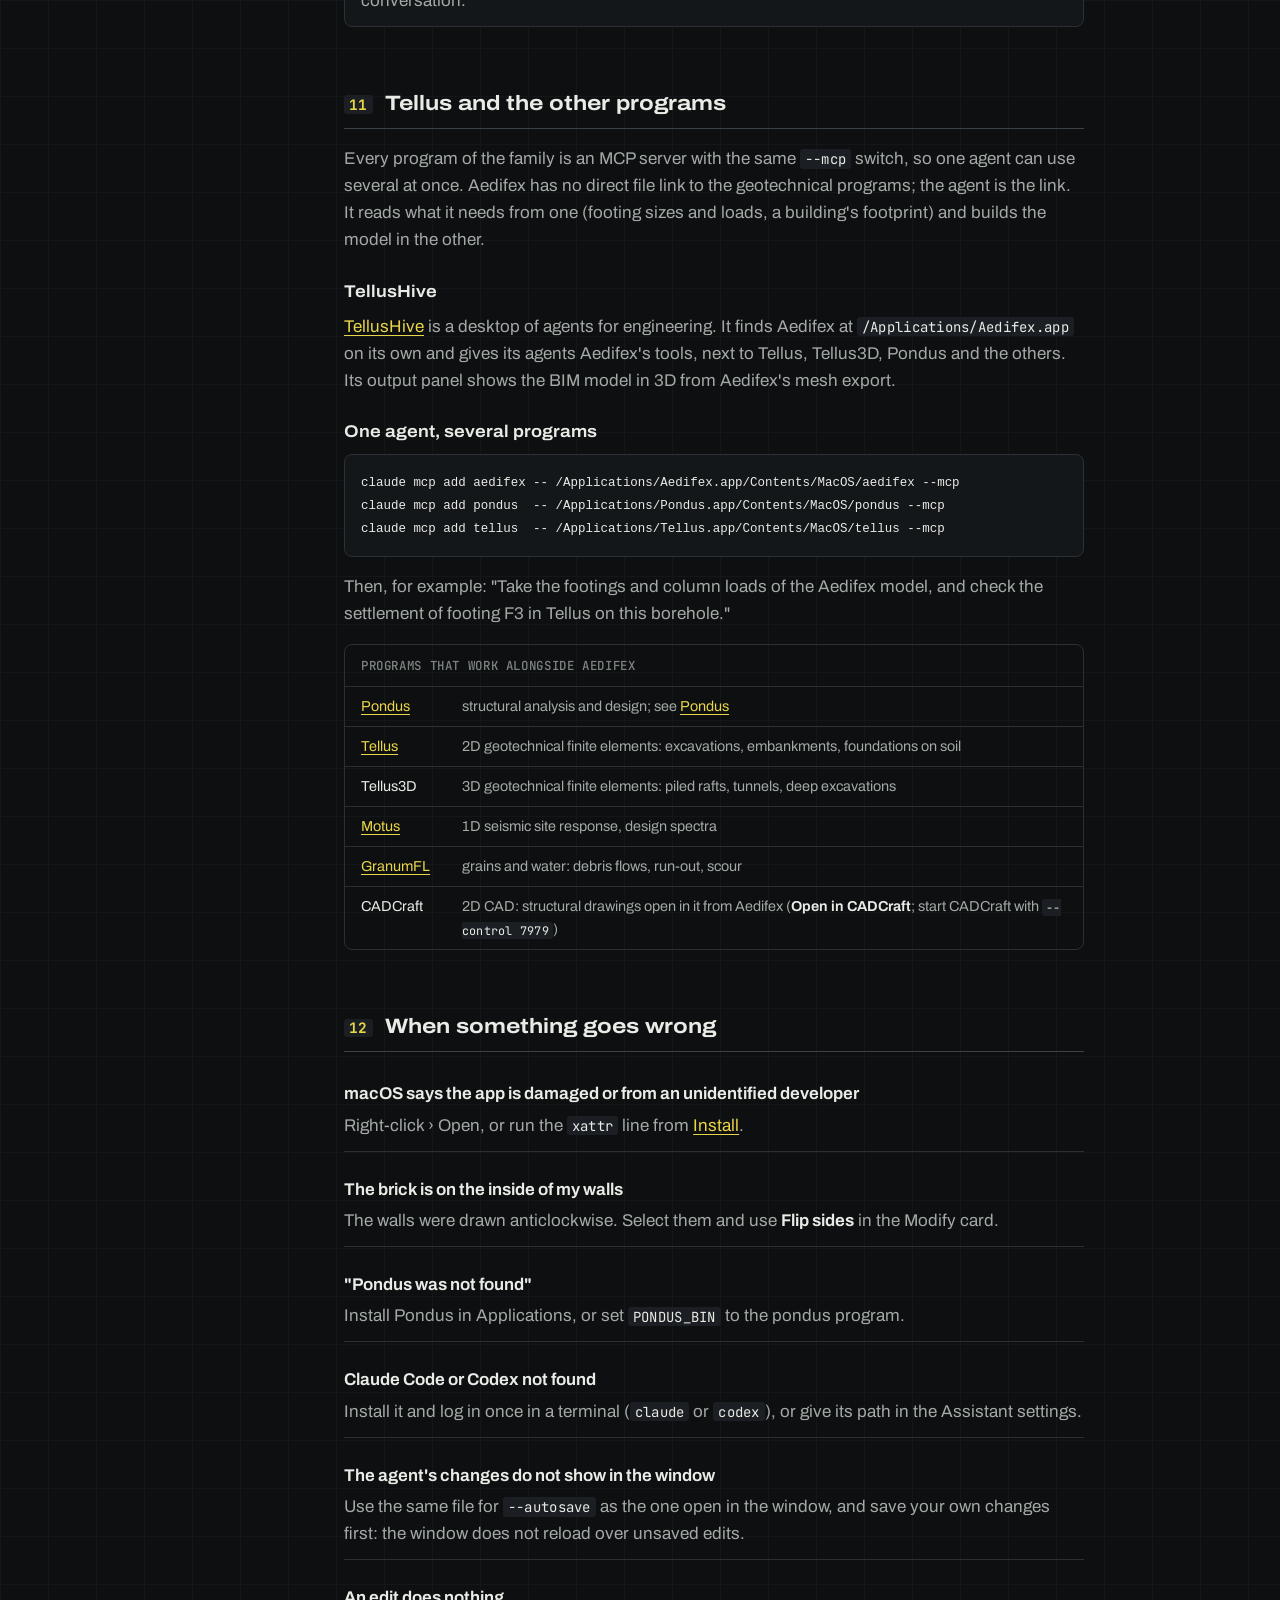
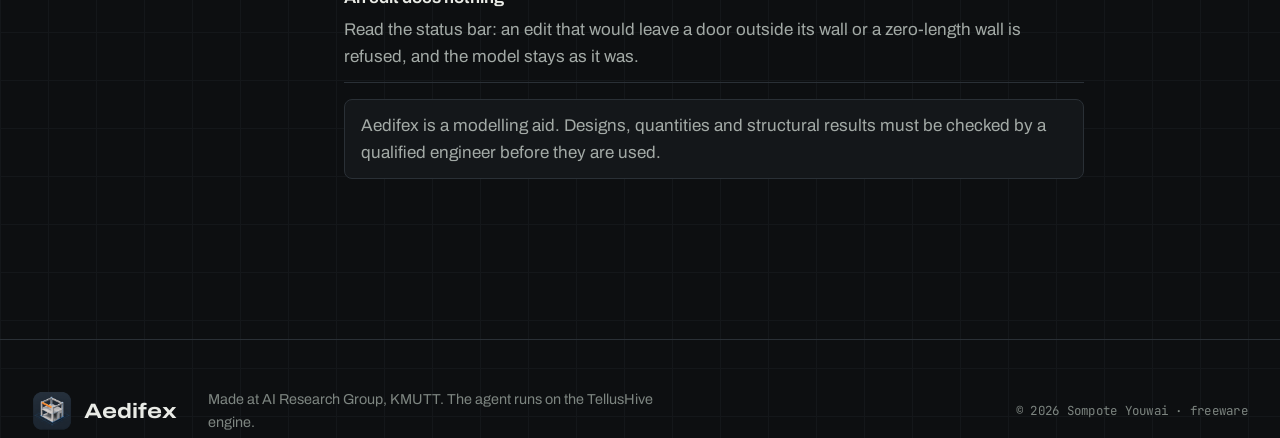
<file: manual.html>
<!doctype html>
<html lang="en">
<head>
<meta charset="utf-8">
<meta name="viewport" content="width=device-width, initial-scale=1">
<title>Aedifex manual</title>
<meta name="description" content="How to use Aedifex: modelling, structure and rebar, drawings and schedules, the built-in agent, MCP for Claude Code, Codex and Claude Desktop, Pondus, and the Tellus programs.">
<meta name="theme-color" content="#0d0f11">
<link rel="icon" href="img/favicon.png">
<link rel="preconnect" href="https://fonts.googleapis.com">
<link rel="preconnect" href="https://fonts.gstatic.com" crossorigin>
<link href="https://fonts.googleapis.com/css2?family=Archivo:wdth,wght@62..125,300..800&family=JetBrains+Mono:wght@400;500&display=swap" rel="stylesheet">
<link rel="stylesheet" href="style.css">
<link rel="stylesheet" href="manual.css">
<script>document.documentElement.classList.add("js");</script>
<script src="manual.js" defer></script>
</head>
<body>
<a class="skip" href="#main">Skip to content</a>

<header class="topbar">
  <a class="brand" href="index.html" aria-label="Aedifex home">
    <img src="img/icon-256.png" alt="" width="28" height="28">
    <span>Aedifex</span>
  </a>
  <nav class="nav" aria-label="Site">
    <a href="index.html">Home</a>
    <a href="manual.html" aria-current="page">Manual</a>
    <a href="index.html#download">Download</a>
  </nav>
  <a class="btn btn-signal btn-sm" href="index.html#download">Download free</a>
</header>

<div class="man" id="main">
  <aside class="toc" aria-label="Contents">
    <p class="mono toc-k">Manual · v0.1.0</p>
    <ol>
      <li><a href="#install">Install</a></li>
      <li><a href="#window">The window</a></li>
      <li><a href="#model">Modelling</a></li>
      <li><a href="#edit">Editing</a></li>
      <li><a href="#structure">Structure and rebar</a></li>
      <li><a href="#documents">Drawings and schedules</a></li>
      <li><a href="#exchange">Import and export</a></li>
      <li><a href="#assistant">The Assistant</a></li>
      <li><a href="#mcp">MCP: your own agent</a></li>
      <li><a href="#pondus">Pondus</a></li>
      <li><a href="#tellus">Tellus and the other programs</a></li>
      <li><a href="#trouble">When something goes wrong</a></li>
    </ol>
  </aside>

  <article class="doc">
    <header class="doc-head">
      <p class="kicker"><span class="bubble" aria-hidden="true">M</span>User manual</p>
      <h1>How to use Aedifex</h1>
      <p class="lede">Aedifex was built agent first: every action in the window is a command an agent can call too. This manual covers both ways in, by hand and by agent, and how Aedifex works with Pondus and the Tellus programs.</p>
    </header>

    <!-- 1 -->
    <section id="install" aria-labelledby="h-install">
      <h2 id="h-install"><span class="num mono">01</span>Install</h2>
      <h3>macOS</h3>
      <ol class="steps">
        <li>Download <span class="mono">Aedifex-0.1.0-macos-universal.zip</span> from the <a href="index.html#download">download section</a> and open it.</li>
        <li>Move <span class="mono">Aedifex.app</span> to <span class="mono">Applications</span>.</li>
        <li>The first time, right-click the app, choose <b>Open</b>, then <b>Open</b> again. The app is signed on our side but not notarised with Apple, so macOS asks once. If it still refuses, run:
<pre class="code"><code>xattr -dr com.apple.quarantine /Applications/Aedifex.app</code></pre></li>
      </ol>
      <h3>Windows</h3>
      <ol class="steps">
        <li>Download <span class="mono">Aedifex-0.1.0-windows-x86_64.zip</span> and extract it to a folder of your own, for example <span class="mono">C:\Aedifex</span>.</li>
        <li>Run <span class="mono">aedifex.exe</span>. If SmartScreen warns you, choose <b>More info</b>, then <b>Run anyway</b>.</li>
      </ol>
      <p>The zip also holds <span class="mono">examples/</span>: a sample house, a Thai family house, an office with its rebar and a seven-storey tower. Open one with <b>File › Open</b>, or drop it on the window.</p>
      <p class="note">The same program is the app, the MCP server (<span class="mono">aedifex --mcp</span>) and a command line (<span class="mono">aedifex export-ifc model.aedifex out.ifc</span>, <span class="mono">aedifex import project.rvt out.aedifex</span>).</p>
    </section>

    <!-- 2 -->
    <section id="window" aria-labelledby="h-window">
      <h2 id="h-window"><span class="num mono">02</span>The window</h2>
      <figure class="fig"><img src="img/manual/window.jpg" alt="The Aedifex window: top bar, project browser and properties on the left, the floor plan with the tool strip and the options card, the Assistant on the right, the status bar" width="1480" height="900" loading="lazy"><figcaption>The sample house in a floor plan, the Wall group of the tool strip open.</figcaption></figure>
      <dl class="parts">
        <div><dt>Top bar</dt><dd>File, Edit, View and Analyze menus; Undo and Redo; the views (Floor plan, 3D, Schedules, and Section or Sheet when one is open); <b>Analyze</b> for a frame analysis; <b>Assistant</b> to open the agent; the light or dark theme.</dd></div>
        <div><dt>Project browser</dt><dd>Floor plans per level (right-click a level to copy it to another level, rename or delete it), visibility of structure and architecture, 3D views, schedules, sections, elevations and sheets, masses and CAD underlays, and the families in the project.</dd></div>
        <div><dt>Properties</dt><dd>What is selected: its type (change it in the list), its values, its phase and its project parameters. <b>Edit Type</b> changes the type, and every element of that type follows.</dd></div>
        <div><dt>Tool strip</dt><dd>Select and Pan, then one button per group. A small corner mark means a group: click it to open the group beside the strip and pick a tool. The button then shows the tool you used last from it.</dd></div>
        <div><dt>Options card</dt><dd>At the top of the view: the active tool's type and values (height, sill, offset), or the 3D view's style, section cut and sun.</dd></div>
        <div><dt>Status bar</dt><dd>Ready or what is happening, the last message, how to use the view, the cursor's coordinates.</dd></div>
      </dl>
      <p>Units are metres for lengths, and kN and kPa for loads. In a plan, scroll to pan and pinch or Ctrl-scroll to zoom. In 3D, drag to orbit and Shift-drag or right-drag to pan.</p>
    </section>

    <!-- 3 -->
    <section id="model" aria-labelledby="h-model">
      <h2 id="h-model"><span class="num mono">03</span>Modelling</h2>
      <p>Pick a tool, then click in a floor plan. Tools that draw a line or an outline (wall, beam, railing, floor, roof, ceiling, room, shaft) take one click per point; press <b>Enter</b>, double-click or right-click to finish, and <b>Esc</b> to stop. Doors and windows go on a wall: click the wall. Columns, footings and components take one click each, and <b>Space</b> turns a component by 90°.</p>
      <p class="note">Draw outer walls <b>clockwise</b> (seen from above). A wall's exterior side is the left of its start to end, as in Revit and IFC, so a clockwise loop puts the exterior layer outside. The flip arrows and <b>Flip sides</b> in the Modify card turn a wall round.</p>
      <p>A <b>curved wall</b>: in the Wall tool choose <b>Arc</b> in the options card, click the start, the end, then a point on the arc. Its angle and radius are in Properties.</p>
      <div class="table-wrap">
        <table class="keys">
          <caption>Tool groups and their shortcuts (type the two letters in a plan)</caption>
          <thead><tr><th scope="col">Group</th><th scope="col">Tools</th></tr></thead>
          <tbody>
            <tr><td>Walls and openings</td><td>Wall <kbd>WA</kbd> · Door <kbd>DR</kbd> · Window <kbd>WN</kbd></td></tr>
            <tr><td>Floors and roofs</td><td>Floor <kbd>SB</kbd> · Roof <kbd>RR</kbd> · Ceiling <kbd>CE</kbd> · Slab opening <kbd>OP</kbd> · Shaft <kbd>SF</kbd></td></tr>
            <tr><td>Stairs and ramps</td><td>Stair <kbd>ST</kbd> · Ramp <kbd>RA</kbd> · Railing <kbd>RL</kbd></td></tr>
            <tr><td>Structure</td><td>Column <kbd>CL</kbd> · Beam <kbd>BM</kbd> · Footing <kbd>FT</kbd> · Reinforce <kbd>RF</kbd></td></tr>
            <tr><td>Furniture and masses</td><td>Component <kbd>CM</kbd> · Mass <kbd>MS</kbd></td></tr>
            <tr><td>Rooms and grids</td><td>Room <kbd>RM</kbd> · Grid <kbd>GR</kbd></td></tr>
            <tr><td>Site</td><td>Terrain <kbd>TS</kbd> · Graded slope <kbd>GS</kbd></td></tr>
            <tr><td>Views and notes</td><td>Section <kbd>SE</kbd> · Elevation <kbd>EL</kbd> · Dimension <kbd>DI</kbd> · Tag <kbd>TG</kbd> · Text <kbd>TX</kbd> · Spot elevation <kbd>SP</kbd></td></tr>
            <tr><td>Always</td><td>Select <kbd>V</kbd> · Pan <kbd>H</kbd></td></tr>
          </tbody>
        </table>
      </div>
      <p><b>Types and families.</b> Walls, doors, windows, floors, roofs and columns take a type, chosen in the options card before you draw or in Properties after. <b>Edit › Family library</b> lists the families you can load; <b>New family…</b> opens the family editor, where you give parameters, solids with formulas and types, with a live preview.</p>
      <p><b>Site.</b> Terrain takes survey points (click each and type its z) or contours, or <b>Import survey points…</b> from a CSV or TXT of x, y, z. A graded slope follows an alignment you draw, with its cross-section edited as a table of offset and level.</p>
    </section>

    <!-- 4 -->
    <section id="edit" aria-labelledby="h-edit">
      <h2 id="h-edit"><span class="num mono">04</span>Editing</h2>
      <p>Select elements (Shift adds to the selection) and the <b>Modify</b> card appears at the foot of the plan. Each tool works by clicks, with a dashed preview, or by typed values and <b>Apply</b>. Walls joined at their ends stay joined, and doors and windows go with their wall.</p>
      <div class="table-wrap">
        <table class="keys">
          <caption>Modify tools</caption>
          <tbody>
            <tr><td>Move <kbd>MV</kbd></td><td>a base point, then where it goes</td></tr>
            <tr><td>Copy <kbd>CO</kbd></td><td>the same, with a number of copies</td></tr>
            <tr><td>Rotate <kbd>RO</kbd></td><td>a start ray, then an end ray (snaps to 5°); Place centre for another pivot</td></tr>
            <tr><td>Mirror <kbd>MM</kbd></td><td>two clicks for the axis</td></tr>
            <tr><td>Array <kbd>AR</kbd></td><td>linear, or round a centre</td></tr>
            <tr><td>Offset <kbd>OF</kbd></td><td>walls, beams or grids by a distance</td></tr>
            <tr><td>Corner <kbd>TR</kbd></td><td>trim or extend two walls or beams to a corner, clicking the parts to keep</td></tr>
            <tr><td>Split <kbd>SL</kbd></td><td>a wall or a beam at a point</td></tr>
            <tr><td>Align <kbd>AL</kbd></td><td>a reference line, then the line to bring onto it</td></tr>
            <tr><td>Delete <kbd>DE</kbd></td><td>also the Delete key</td></tr>
          </tbody>
        </table>
      </div>
      <p>Two or more beams in one line can be merged into one; a selected pitched roof can be framed in steel (<b>Frame roof</b>). Every edit is all or nothing: if it would leave a door outside its wall, nothing changes and the status bar says why.</p>
    </section>

    <!-- 5 -->
    <section id="structure" aria-labelledby="h-structure">
      <h2 id="h-structure"><span class="num mono">05</span>Structure and rebar</h2>
      <ol class="steps">
        <li>Draw the <b>grids</b>, then use <b>Column</b> and <b>Beam</b>: in their options, <b>At grids</b> puts a column at every grid crossing and <b>On grids</b> a beam between every two neighbouring crossings.</li>
        <li><b>Footing</b> places pad footings under all columns of a level, and wall footings under the walls.</li>
        <li>Mark load-bearing walls and slabs <b>structural</b> in Properties, so they carry load in the analysis.</li>
        <li><b>Analyze</b> in the top bar checks the frame (Stabileo, if installed); <b>Analyze › Design in Pondus…</b> designs it and places the bars (see <a href="#pondus">Pondus</a>).</li>
      </ol>
      <p><b>Reinforce by hand.</b> Select a beam, column, slab, wall or footing and press <kbd>RF</kbd>. The card takes the bars as an engineer writes them, for example <span class="mono">3-DB20</span> bottom, <span class="mono">2-DB16</span> top, stirrups <span class="mono">ends: RB9 @ 100 mm, middle: RB9 @ 200 mm</span>, with hooks, bent-up bars and cover. <b>Apply</b> places them, <b>Check bars (ACI)</b> checks them rule by rule against ACI 318-19 with the clause, and <b>Save preset</b> keeps the fields for the next element of that kind. DB means deformed bar SD40, RB round bar SR24.</p>
      <p><b>See the bars.</b> In 3D tick <b>Rebar</b>; in plans use <b>View › Bars in plans</b>; a section cuts them as dots. Select an element and press <b>Structural drawing</b> in Properties for its elevation and sections with the bars, exportable as DXF, SVG or PNG.</p>
      <p><b>Bar bending schedule.</b> In Schedules, the bar schedule lists each bar mark with its shape code, number, cut length (with the ACI bend allowances) and weight, then totals per bar size. Steel members have a take-off in kilograms per section. Both export to xlsx or CSV.</p>
    </section>

    <!-- 6 -->
    <section id="documents" aria-labelledby="h-documents">
      <h2 id="h-documents"><span class="num mono">06</span>Drawings and schedules</h2>
      <p><b>Sections and elevations.</b> Section tool <kbd>SE</kbd>: click the start and end of the cut; it looks to the left of the line you draw. Elevation <kbd>EL</kbd>: click outside the building, or <b>+ North, south, east, west</b> in the browser. Open them from the browser; their card has Dimension, Text, Spot elevation, <b>Tag all</b>, and export.</p>
      <p><b>Sheets.</b> In the browser, <b>+ Sheet</b>, pick a paper size, then place views at a scale and drag them where you want them. Fill in the title block, then <b>Print to PDF</b> (one page per sheet), SVG or PNG.</p>
      <p><b>Schedules.</b> Quick schedules of walls, doors, windows, rooms and the rest are always there. <b>+ Schedule</b> makes your own: choose the category and the columns, add a calculated column with a formula (<span class="mono">Area * 120</span>), keep rows by a condition, group and total. <b>Parameters…</b> adds your own fields to elements or types; they show in Properties, schedules and the IFC export.</p>
    </section>

    <!-- 7 -->
    <section id="exchange" aria-labelledby="h-exchange">
      <h2 id="h-exchange"><span class="num mono">07</span>Import and export</h2>
      <dl class="parts">
        <div><dt>Revit</dt><dd><b>File › Open Revit…</b> reads .rvt files of Revit 2023 or newer, without Revit. Walls, doors, windows, floors, columns and rooms that match their geometry become Aedifex elements; the rest come in as imported shapes.</dd></div>
        <div><dt>IFC</dt><dd><b>File › Import IFC…</b> reads IFC2x3 and IFC4; <b>Insert IFC into this model…</b> adds a file to the open one. <b>File › Export › IFC4</b> writes it back; in Revit use Insert › Link IFC or Open › IFC.</dd></div>
        <div><dt>CAD</dt><dd><b>File › Import CAD (DXF)…</b> places a drawing under a plan to trace over, with its layers on or off.</dd></div>
        <div><dt>3D models</dt><dd><b>File › Import 3D model…</b> takes OBJ (with its MTL colours) and glTF or GLB.</dd></div>
        <div><dt>Exports</dt><dd>IFC4, PDF sheets, drawings as DXF, SVG or PNG, schedules as xlsx or CSV, renders as PNG, and the 3D mesh (.axmesh) for TellusHive's viewer.</dd></div>
      </dl>
    </section>

    <!-- 8 -->
    <section id="assistant" aria-labelledby="h-assistant">
      <h2 id="h-assistant"><span class="num mono">08</span>The Assistant</h2>
      <p>The Assistant is an agent built into Aedifex, on the TellusHive engine. It plans, calls Aedifex's commands, looks at pictures of the model, and answers with what it did. It works on a copy of your model and the views follow it live; when it finishes, its whole run is one undo step.</p>
      <h3>Set it up once</h3>
      <ol class="steps">
        <li>Press <b>Assistant</b> in the top bar, then the gear in the Assistant panel.</li>
        <li>Choose a provider. <b>OpenRouter</b>, <b>OpenAI-compatible</b> and <b>DeepSeek</b> need an API key; <b>Ollama</b> and <b>vLLM</b> run models on your own machine or server. Give the model name, the key, and press <b>Save</b>. Keys are stored only on this computer.</li>
        <li>Or choose <b>Claude Code</b> or <b>Codex</b>: the coding agent you already have becomes the model, with Aedifex's tools over MCP. It needs the <span class="mono">claude</span> or <span class="mono">codex</span> program installed and logged in; Settings says whether it was found. For Claude Code, <b>My Claude subscription</b> uses your plan instead of an API key.</li>
      </ol>
      <figure class="fig narrow"><img src="img/providers.jpg" alt="Assistant settings with the model providers" width="720" height="392" loading="lazy"><figcaption>Assistant settings with Claude Code chosen.</figcaption></figure>
      <h3>Talk to it</h3>
      <p>Write what you want in the box and press Enter. Each tool call shows as a row you can open. <b>Stop</b> cancels and keeps your model as it was; <b>Undo</b> takes back the whole run. The paperclip attaches a sketch, a photo of a plan, a PDF, a spreadsheet or a Word file. Select elements first and say "this" or "these".</p>
<pre class="code"><code>Model a two-storey house 12 x 8 m with a living room, a kitchen and three bedrooms upstairs.
Put a 400 x 400 column at every grid crossing and 300 x 600 beams on the grids at Level 2.
Design the structure in Pondus and show me the bars of this beam.
Make a door schedule with width, height and fire rating, and export it to xlsx.</code></pre>
      <p class="note">The Assistant does not export files, render or run analyses you did not ask for; it offers them instead. Check what it builds, as you would a junior's drawing.</p>
    </section>

    <!-- 9 -->
    <section id="mcp" aria-labelledby="h-mcp">
      <h2 id="h-mcp"><span class="num mono">09</span>MCP: drive Aedifex from your own agent</h2>
      <p>Aedifex is an MCP server already; you do not build one. Start it with <span class="mono">--mcp</span> and an agent gets 102 tools: every modelling, editing, structure, drawing and schedule command, plus pictures of the model, exports, Pondus design and IFC.</p>
      <div class="table-wrap">
        <table class="keys">
          <caption>Command line of the MCP server</caption>
          <tbody>
            <tr><td><span class="mono">--mcp</span></td><td>serve MCP on standard input and output</td></tr>
            <tr><td><span class="mono">--open model.aedifex</span></td><td>start from this model (also .rvt)</td></tr>
            <tr><td><span class="mono">--autosave model.aedifex</span></td><td>write the model after every change</td></tr>
            <tr><td><span class="mono">--deny tool_a,tool_b</span></td><td>tools the agent may not call</td></tr>
            <tr><td><span class="mono">--pictures folder</span></td><td>where pictures of the model are written</td></tr>
          </tbody>
        </table>
      </div>
      <p class="note"><b>Watch it work.</b> Give <span class="mono">--autosave</span> the same file you have open in the window. The window reloads the file whenever the agent writes it, so you see the model change as the agent works.</p>

      <h3>Claude Code</h3>
<pre class="code"><code>claude mcp add aedifex -- /Applications/Aedifex.app/Contents/MacOS/aedifex \
  --mcp --open ~/Projects/house.aedifex --autosave ~/Projects/house.aedifex</code></pre>
      <p>On Windows give the path of <span class="mono">aedifex.exe</span>, for example <span class="mono">C:\Aedifex\aedifex.exe</span>.</p>

      <h3>Codex</h3>
      <p>Add to <span class="mono">~/.codex/config.toml</span>:</p>
<pre class="code"><code>[mcp_servers.aedifex]
command = "/Applications/Aedifex.app/Contents/MacOS/aedifex"
args = ["--mcp", "--autosave", "/Users/you/Projects/house.aedifex"]
default_tools_approval_mode = "approve"</code></pre>

      <h3>Claude Desktop</h3>
      <p>In <span class="mono">~/Library/Application Support/Claude/claude_desktop_config.json</span> (Windows: <span class="mono">%APPDATA%\Claude\claude_desktop_config.json</span>):</p>
<pre class="code"><code>{
  "mcpServers": {
    "aedifex": {
      "command": "/Applications/Aedifex.app/Contents/MacOS/aedifex",
      "args": ["--mcp", "--autosave", "/Users/you/Projects/house.aedifex"]
    }
  }
}</code></pre>
      <p>Any other MCP client works the same way: the command is the Aedifex program, the first argument <span class="mono">--mcp</span>. Start a session with "get the model summary", then ask for what you want.</p>
    </section>

    <!-- 10 -->
    <section id="pondus" aria-labelledby="h-pondus">
      <h2 id="h-pondus"><span class="num mono">10</span>Pondus</h2>
      <p><a href="https://strpondus.github.io/">Pondus</a> is the structural analysis and design program that Aedifex hands its structure to. Aedifex finds it at <span class="mono">/Applications/Pondus.app</span>; elsewhere, set the environment variable <span class="mono">PONDUS_BIN</span> to the pondus program.</p>
      <h3>Design from Aedifex</h3>
      <ol class="steps">
        <li>Model the frame: columns, beams, structural slabs and walls, footings (or pile caps).</li>
        <li><b>Analyze › Design in Pondus…</b>. Give the loads (finishes, live, roof live), f'c, fy and fyt, the covers, the allowable bearing pressure, and what to design: slabs, walls, footings, stairs, steel sections (AISC 360-16 or EC3).</li>
        <li><b>Run the design</b>. Pondus analyses (self-weight, 1.4D, 1.2D + 1.6L, D + L) and designs to ACI 318-19. Each element comes back with its utilisation, pass or fail; click a row to select the element.</li>
        <li>With <b>Place bars</b> on, the bars go into the model as rebar and are checked against ACI 318-19. Sizes Pondus would change are reported, not applied.</li>
      </ol>
      <p>Two files are written next to your project: <span class="mono">&lt;project&gt;.pondus</span>, which opens in Pondus to see the analysis, and <span class="mono">&lt;project&gt;.design.json</span>, the design with its bars.</p>
      <h3>Bring a Pondus design into Aedifex</h3>
      <p>A design made in Pondus and exported for BIM (format <span class="mono">pondus-bim-1</span>) can be read into an Aedifex model with the same elements: ask the Assistant "put the bars of <span class="mono">design.json</span> into the model", or call the <span class="mono">reinforce</span> tool with its path. Elements are matched by their Aedifex id, or by position.</p>
      <p class="note">An agent can also drive Pondus itself: <span class="mono">pondus --mcp</span> is an MCP server too. Add both to Claude Code and the agent can model in Aedifex and analyse in Pondus in one conversation.</p>
    </section>

    <!-- 11 -->
    <section id="tellus" aria-labelledby="h-tellus">
      <h2 id="h-tellus"><span class="num mono">11</span>Tellus and the other programs</h2>
      <p>Every program of the family is an MCP server with the same <span class="mono">--mcp</span> switch, so one agent can use several at once. Aedifex has no direct file link to the geotechnical programs; the agent is the link. It reads what it needs from one (footing sizes and loads, a building's footprint) and builds the model in the other.</p>
      <h3>TellusHive</h3>
      <p><a href="https://github.com/Sompote/TellusHive">TellusHive</a> is a desktop of agents for engineering. It finds Aedifex at <span class="mono">/Applications/Aedifex.app</span> on its own and gives its agents Aedifex's tools, next to Tellus, Tellus3D, Pondus and the others. Its output panel shows the BIM model in 3D from Aedifex's mesh export.</p>
      <h3>One agent, several programs</h3>
<pre class="code"><code>claude mcp add aedifex -- /Applications/Aedifex.app/Contents/MacOS/aedifex --mcp
claude mcp add pondus  -- /Applications/Pondus.app/Contents/MacOS/pondus --mcp
claude mcp add tellus  -- /Applications/Tellus.app/Contents/MacOS/tellus --mcp</code></pre>
      <p>Then, for example: "Take the footings and column loads of the Aedifex model, and check the settlement of footing F3 in Tellus on this borehole."</p>
      <div class="table-wrap">
        <table class="keys">
          <caption>Programs that work alongside Aedifex</caption>
          <tbody>
            <tr><td><a href="https://strpondus.github.io/">Pondus</a></td><td>structural analysis and design; see <a href="#pondus">Pondus</a></td></tr>
            <tr><td><a href="https://tellusfem.github.io/">Tellus</a></td><td>2D geotechnical finite elements: excavations, embankments, foundations on soil</td></tr>
            <tr><td>Tellus3D</td><td>3D geotechnical finite elements: piled rafts, tunnels, deep excavations</td></tr>
            <tr><td><a href="https://motus-app.github.io/">Motus</a></td><td>1D seismic site response, design spectra</td></tr>
            <tr><td><a href="https://granumfl.github.io/">GranumFL</a></td><td>grains and water: debris flows, run-out, scour</td></tr>
            <tr><td>CADCraft</td><td>2D CAD: structural drawings open in it from Aedifex (<b>Open in CADCraft</b>; start CADCraft with <span class="mono">--control 7979</span>)</td></tr>
          </tbody>
        </table>
      </div>
    </section>

    <!-- 12 -->
    <section id="trouble" aria-labelledby="h-trouble">
      <h2 id="h-trouble"><span class="num mono">12</span>When something goes wrong</h2>
      <dl class="parts">
        <div><dt>macOS says the app is damaged or from an unidentified developer</dt><dd>Right-click › Open, or run the <span class="mono">xattr</span> line from <a href="#install">Install</a>.</dd></div>
        <div><dt>The brick is on the inside of my walls</dt><dd>The walls were drawn anticlockwise. Select them and use <b>Flip sides</b> in the Modify card.</dd></div>
        <div><dt>"Pondus was not found"</dt><dd>Install Pondus in Applications, or set <span class="mono">PONDUS_BIN</span> to the pondus program.</dd></div>
        <div><dt>Claude Code or Codex not found</dt><dd>Install it and log in once in a terminal (<span class="mono">claude</span> or <span class="mono">codex</span>), or give its path in the Assistant settings.</dd></div>
        <div><dt>The agent's changes do not show in the window</dt><dd>Use the same file for <span class="mono">--autosave</span> as the one open in the window, and save your own changes first: the window does not reload over unsaved edits.</dd></div>
        <div><dt>An edit does nothing</dt><dd>Read the status bar: an edit that would leave a door outside its wall or a zero-length wall is refused, and the model stays as it was.</dd></div>
      </dl>
      <p class="note">Aedifex is a modelling aid. Designs, quantities and structural results must be checked by a qualified engineer before they are used.</p>
    </section>
  </article>
</div>

<footer class="colophon">
  <div class="colo-grid">
    <p class="colo-mark"><img src="img/icon-256.png" alt="" width="40" height="40"> Aedifex</p>
    <p>Made at AI Research Group, KMUTT. The agent runs on the TellusHive engine.</p>
    <p class="mono">© 2026 Sompote Youwai · freeware</p>
  </div>
</footer>
</body>
</html>
</file>
<file: style.css>
/* Aedifex web2: graphite drawing board, paper-white sheets, one survey-yellow signal.
   Every value comes from the tokens below. Mobile is the base; wider layouts add on. */

:root {
  /* colour */
  --ink-0: #0d0f11;          /* board */
  --ink-1: #14171a;          /* raised board */
  --ink-2: #1b1f23;          /* cards */
  --line: #2a3036;           /* hairlines */
  --line-strong: #3a424a;
  --text: #e9ebe6;           /* off-white on board */
  --text-dim: #a3aaa6;
  --text-faint: #7d8580;
  --paper: #eef0e9;          /* drafting paper */
  --paper-line: #c4c8bf;
  --paper-ink: #16191b;
  --paper-dim: #4c5450;
  --signal: #e8d548;         /* survey-marker yellow */
  --signal-hover: #f2e26a;
  --signal-press: #d6c33c;
  --signal-ink: #15140a;     /* text on the signal */
  --paper-signal: #6b5f00;   /* the signal on paper, AA on --paper */
  --focus: #e8d548;

  /* type */
  --font: "Archivo", system-ui, -apple-system, "Segoe UI", sans-serif;
  --mono: "JetBrains Mono", ui-monospace, "SF Mono", Menlo, monospace;
  --fs-xs: 0.78rem;
  --fs-sm: 0.9rem;
  --fs-md: 1.0625rem;
  --fs-lg: 1.3rem;
  --fs-xl: clamp(1.7rem, 4.6vw, 2.9rem);
  --fs-hero: clamp(2.6rem, 8.6vw, 6.2rem);
  --lh-tight: 1.0;
  --lh-body: 1.6;

  /* space */
  --s1: 0.25rem; --s2: 0.5rem; --s3: 0.75rem; --s4: 1rem; --s5: 1.5rem;
  --s6: 2rem; --s7: 3rem; --s8: 4.5rem; --s9: 7rem;
  --gutter: 16px;
  --maxw: 1320px;

  /* shape and motion */
  --r-sm: 4px;
  --r: 8px;
  --hair: 1px solid var(--line);
  --ease: cubic-bezier(0.2, 0.7, 0.2, 1);
  --t-fast: 140ms;
  --t: 320ms;
  /* elevation: resting sheets, lifted sheets */
  --elev-1: 0 1px 2px rgba(6, 9, 8, 0.35), 0 12px 28px -18px rgba(6, 9, 8, 0.55);
  --elev-2: 0 2px 4px rgba(6, 9, 8, 0.3), 0 26px 48px -22px rgba(6, 9, 8, 0.6);
  --elev-3: 0 1px 0 rgba(233, 235, 230, 0.04) inset, 0 40px 70px -46px rgba(6, 9, 8, 0.9);
}

*, *::before, *::after { box-sizing: border-box; }
html { scroll-behavior: smooth; -webkit-text-size-adjust: 100%; }
body {
  margin: 0;
  background-color: var(--ink-0);
  color: var(--text);
  font-family: var(--font);
  font-size: var(--fs-md);
  line-height: var(--lh-body);
  font-variation-settings: "wdth" 100;
  overflow-x: hidden;
  /* the drawing board's grid */
  background-image:
    linear-gradient(var(--ink-1) 1px, transparent 1px),
    linear-gradient(90deg, var(--ink-1) 1px, transparent 1px);
  background-size: 48px 48px;
}
img { max-width: 100%; height: auto; display: block; }
a { color: inherit; }
::selection { background: var(--signal); color: var(--signal-ink); }
:focus-visible { outline: 2px solid var(--focus); outline-offset: 3px; border-radius: var(--r-sm); }

.mono { font-family: var(--mono); font-size: var(--fs-xs); letter-spacing: 0.02em; }
.skip { position: absolute; left: -9999px; top: var(--s2); background: var(--signal); color: var(--signal-ink); padding: var(--s2) var(--s4); border-radius: var(--r-sm); z-index: 10; }
.skip:focus { left: var(--s4); }

/* ---------------------------------------------------------------- buttons (8 states) */
.btn {
  display: inline-flex; align-items: center; justify-content: center; gap: var(--s2);
  min-height: 48px; padding: 0 var(--s5);
  font: 600 var(--fs-sm)/1 var(--font); font-variation-settings: "wdth" 112;
  letter-spacing: 0.01em; text-decoration: none;
  border-radius: var(--r); border: 1px solid transparent; cursor: pointer;
  transition: background var(--t-fast) var(--ease), color var(--t-fast) var(--ease), border-color var(--t-fast) var(--ease), transform var(--t-fast) var(--ease);
}
.btn-sm { min-height: 40px; padding: 0 var(--s4); }
.btn-signal { background: var(--signal); color: var(--signal-ink); }
.btn-signal:hover { background: var(--signal-hover); }
.btn-signal:active { transform: translateY(1px); background: var(--signal-press); }
.btn-line { background: transparent; color: var(--text); border-color: var(--line-strong); }
.btn-line:hover { border-color: var(--text-dim); background: var(--ink-2); }
.btn-line:active { transform: translateY(1px); background: var(--ink-1); }
.btn:focus-visible { outline: 2px solid var(--focus); outline-offset: 3px; }
.btn[aria-disabled="true"] { opacity: 0.5; cursor: not-allowed; pointer-events: none; }
.btn.is-loading { opacity: 0.75; cursor: progress; }
.btn.is-done { background: transparent; color: var(--signal); border-color: var(--signal); }

/* small square buttons: replay, sheet strip */
.stage-replay, .strip-btn {
  min-height: 36px; padding: 0 var(--s3);
  background: transparent; color: var(--text-dim); border: var(--hair); border-radius: var(--r-sm);
  font: 500 var(--fs-xs)/1 var(--mono); cursor: pointer;
  transition: color var(--t-fast), border-color var(--t-fast), background var(--t-fast);
}
.stage-replay:hover, .strip-btn:hover { color: var(--text); border-color: var(--line-strong); background: var(--ink-2); }
.stage-replay:active, .strip-btn:active { transform: translateY(1px); }
.stage-replay:disabled, .strip-btn:disabled { opacity: 0.4; cursor: not-allowed; }

/* ---------------------------------------------------------------- top bar */
.topbar {
  position: sticky; top: 0; z-index: 5;
  display: flex; align-items: center; justify-content: space-between; gap: var(--s4);
  padding: var(--s3) var(--gutter);
  background: rgba(13, 15, 17, 0.88);
  backdrop-filter: blur(10px);
  border-bottom: var(--hair);
}
.brand { display: inline-flex; align-items: center; gap: var(--s2); text-decoration: none; font-weight: 700; font-variation-settings: "wdth" 118; letter-spacing: 0.02em; }
.brand img { border-radius: 6px; }
.nav { display: none; gap: var(--s5); }
.nav a { color: var(--text-dim); text-decoration: none; font-size: var(--fs-sm); padding: var(--s2) 0; border-bottom: 1px solid transparent; transition: color var(--t-fast), border-color var(--t-fast); }
.nav a:hover { color: var(--text); border-bottom-color: var(--signal); }

/* ---------------------------------------------------------------- section heads */
main > section { padding: var(--s8) var(--gutter); max-width: var(--maxw); margin: 0 auto; }
.sec-head { display: grid; grid-template-columns: auto 1fr; align-items: start; gap: var(--s4); margin-bottom: var(--s6); }
.sec-head h2 {
  margin: 0; font-size: var(--fs-xl); line-height: 1.06; font-weight: 700;
  font-variation-settings: "wdth" 116; max-width: 22ch; letter-spacing: -0.01em;
}
/* grid bubble: the drawing's axis marker, used as the section marker */
.bubble {
  display: inline-grid; place-items: center; flex: none;
  width: 2.1rem; height: 2.1rem; border-radius: 50%;
  border: 1.5px solid var(--signal); color: var(--signal);
  font: 500 var(--fs-sm)/1 var(--mono);
}
.sec-head .bubble { margin-top: 0.35rem; }

/* ---------------------------------------------------------------- hero */
.hero { display: grid; gap: var(--s7); padding-top: var(--s7); }
.hero > * { min-width: 0; }
.kicker { display: flex; align-items: center; gap: var(--s3); margin: 0 0 var(--s5); color: var(--text-dim); font-size: var(--fs-sm); }
.kicker .bubble { width: 1.7rem; height: 1.7rem; font-size: var(--fs-xs); }
.hero h1 { margin: 0; font-size: var(--fs-hero); line-height: var(--lh-tight); letter-spacing: -0.02em; }
.hero h1 .wide { display: block; font-weight: 760; font-variation-settings: "wdth" 125; max-width: 11ch; }
/* the second line set condensed, at full contrast: the check is the point */
.hero h1 .narrow { display: block; margin-top: 0.12em; font-weight: 500; font-variation-settings: "wdth" 62; letter-spacing: -0.01em; color: var(--text); }
.lede { margin: var(--s5) 0 0; max-width: 46ch; color: var(--text-dim); font-size: var(--fs-lg); line-height: 1.5; }
.cta { display: flex; flex-wrap: wrap; gap: var(--s3); margin-top: var(--s6); }
.fine { margin: var(--s4) 0 0; color: var(--text-faint); font-size: var(--fs-sm); }
.textlink { color: var(--text-dim); text-underline-offset: 3px; }
.textlink:hover { color: var(--signal); }

.stage {
  margin: 0; border: var(--hair); border-radius: var(--r); background: var(--ink-1);
  display: grid; grid-template-columns: minmax(0, 1fr); grid-template-rows: auto auto auto; overflow: hidden;
  box-shadow: var(--elev-3);
}
.stage-head { display: flex; align-items: center; gap: var(--s2); padding: var(--s2) var(--s3); border-bottom: var(--hair); color: var(--text-faint); min-width: 0; }
.stage-head .dot { width: 8px; height: 8px; border-radius: 50%; background: var(--signal); flex: none; }
.stage-title { white-space: nowrap; overflow: hidden; text-overflow: ellipsis; min-width: 0; }
.stage-replay { margin-left: auto; flex: none; display: none; }
.js .stage-replay { display: inline-block; }
.stage-canvas {
  position: relative; aspect-ratio: 4 / 3;
  background:
    linear-gradient(var(--ink-2) 1px, transparent 1px) 0 0 / 24px 24px,
    linear-gradient(90deg, var(--ink-2) 1px, transparent 1px) 0 0 / 24px 24px, var(--ink-1);
}
.stage-canvas svg { position: absolute; inset: 0; width: 100%; height: 100%; display: block; }
.stage-fallback { position: absolute; inset: 0; width: 100%; height: 100%; object-fit: cover; }
.calls { list-style: none; margin: 0; padding: var(--s2) var(--s3); border-top: var(--hair); min-height: 9.4rem; min-width: 0; font: 400 var(--fs-xs)/1.75 var(--mono); color: var(--text-faint); }
html:not(.js) .calls { display: none; }
.calls li { display: flex; gap: var(--s2); min-width: 0; white-space: nowrap; opacity: 0; transform: translateY(4px); transition: opacity var(--t) var(--ease), transform var(--t) var(--ease); }
.calls li.on { opacity: 1; transform: none; }
.calls .ok { color: var(--signal); flex: none; }
.calls .fn { color: var(--text); flex: none; }
.calls .args { display: none; flex: 1 1 auto; min-width: 0; overflow: hidden; text-overflow: ellipsis; }
.calls .out { flex: 0 1 auto; min-width: 0; overflow: hidden; text-overflow: ellipsis; color: var(--text-dim); }
@media (min-width: 480px) {
  .calls .args { display: block; }
  .calls .out { flex: none; }
}

/* svg drawing styles (viewBox units) */
#build .grid { stroke: var(--line-strong); stroke-width: 1; stroke-dasharray: 6 4; fill: none; }
#build .gb { fill: var(--ink-1); stroke: var(--signal); stroke-width: 1.4; }
#build .gbt { fill: var(--signal); font: 500 12px var(--mono); text-anchor: middle; dominant-baseline: central; }
#build .col { stroke: var(--text); stroke-width: 3; stroke-linecap: square; }
#build .beam { stroke: var(--text-dim); stroke-width: 2.4; stroke-linecap: square; }
#build .slab { fill: rgba(233, 235, 230, 0.07); stroke: var(--text-dim); stroke-width: 1; }
#build .wall { fill: rgba(232, 213, 72, 0.07); stroke: var(--text-faint); stroke-width: 1; }
#build .rebar { stroke: var(--signal); stroke-width: 2; fill: none; stroke-linecap: round; }
#build .stirrup { stroke: var(--signal); stroke-width: 1.2; fill: none; opacity: 0.85; }
#build .dim { stroke: var(--text-faint); stroke-width: 0.9; }
#build .dimt { fill: var(--text-dim); font: 400 11px var(--mono); text-anchor: middle; }
#build .draw { transition: opacity var(--t) var(--ease); }
#build .hidden { opacity: 0; }

/* ---------------------------------------------------------------- title block facts */
.titleblock { padding-top: 0 !important; padding-bottom: 0 !important; }
.titleblock dl {
  margin: 0; display: grid; grid-template-columns: 1fr;
  border: 1px solid var(--line-strong); border-radius: var(--r-sm); background: var(--ink-1);
}
.titleblock dl > div { padding: var(--s3) var(--s4); border-right: var(--hair); border-bottom: var(--hair); min-width: 0; }
.titleblock dt { font: 500 var(--fs-xs)/1.3 var(--mono); color: var(--text-faint); text-transform: uppercase; letter-spacing: 0.06em; }
.titleblock dd { margin: var(--s1) 0 0; font-size: var(--fs-sm); font-weight: 600; }
.titleblock dd span { white-space: nowrap; }
.titleblock dd.signal { color: var(--signal); font-size: var(--fs-lg); font-variation-settings: "wdth" 120; }

/* ---------------------------------------------------------------- agent */
.agent-grid { display: grid; gap: var(--s7); }
.agent-grid > * { min-width: 0; }
.agent-text > p { margin: 0 0 var(--s4); color: var(--text-dim); max-width: 52ch; }
.ticks { list-style: none; padding: 0; margin: 0 0 var(--s6); display: grid; gap: var(--s3); max-width: 52ch; }
.ticks li { position: relative; padding-left: var(--s5); color: var(--text-dim); }
.ticks li::before { content: ""; position: absolute; left: 0; top: 0.72em; width: 10px; height: 1px; background: var(--signal); }
.snippet { border: var(--hair); border-radius: var(--r); background: var(--ink-1); padding: var(--s4); margin-top: var(--s6); }
.snippet .label { margin: 0 0 var(--s2); color: var(--text-faint); }
.snippet pre { margin: 0; overflow-x: auto; font: 400 var(--fs-xs)/1.7 var(--mono); color: var(--text); }
.shot { margin: 0; }
.shot img { border: var(--hair); border-radius: var(--r); }
.shot figcaption { margin-top: var(--s2); color: var(--text-faint); font-size: var(--fs-sm); display: flex; gap: var(--s3); }
.shot figcaption .mono { color: var(--signal); }
.shot-tall { max-width: 480px; width: 100%; }
.shot-side { max-width: 520px; }

/* ---------------------------------------------------------------- model bento */
.bento { display: grid; gap: var(--s4); }
.cell { margin: 0; background: var(--ink-1); border: var(--hair); border-radius: var(--r); padding: var(--s3); display: grid; gap: var(--s3); align-content: start; transition: border-color var(--t) var(--ease); }
.cell:hover { border-color: var(--line-strong); }
.cell img { border-radius: var(--r-sm); width: 100%; aspect-ratio: 4 / 3; object-fit: cover; object-position: 50% 40%; }
.cell.lead img { aspect-ratio: 7 / 6; }
.cell img.anchor-left, .sheet img.anchor-left { object-position: 0 0; }
.cell figcaption { color: var(--text-dim); font-size: var(--fs-sm); }
.cell figcaption strong { color: var(--text); font-weight: 650; }
.cell.lead figcaption { font-size: var(--fs-md); }

/* ---------------------------------------------------------------- sheets */
.docs { max-width: none !important; padding-left: 0 !important; padding-right: 0 !important; }
.docs .sec-head { max-width: var(--maxw); margin-left: auto; margin-right: auto; padding: 0 var(--gutter); grid-template-columns: auto 1fr; }
.strip-nav { grid-column: 2; display: flex; gap: var(--s2); }
.sheets {
  --pad: var(--gutter);
  display: grid; grid-auto-flow: column; grid-auto-columns: 86%; gap: var(--s4);
  overflow-x: auto; scroll-snap-type: x mandatory; scroll-padding-inline: var(--pad);
  padding: var(--s2) var(--pad) var(--s5);
  scrollbar-color: var(--line-strong) transparent;
}
.sheets:focus-visible { outline-offset: -2px; }
.sheet {
  scroll-snap-align: start; margin: 0;
  display: grid; grid-template-rows: 1fr auto;
  background: var(--paper); color: var(--paper-ink);
  border-radius: var(--r-sm); padding: var(--s3) var(--s3) 0;
  box-shadow: var(--elev-1);
  transition: transform var(--t) var(--ease), box-shadow var(--t) var(--ease);
}
.sheet:hover { transform: translateY(-4px); box-shadow: var(--elev-2); }
.sheet img { width: 100%; height: 100%; aspect-ratio: 1 / 1; object-fit: cover; object-position: 50% 30%; border: 1px solid var(--paper-line); background: var(--ink-0); }
/* plotted drawings sit on the paper itself, uncropped */
.sheet.paper img { object-fit: contain; background: var(--paper); border-color: transparent; }
.sheet figcaption {
  display: grid; grid-template-columns: auto 1fr; gap: var(--s3); align-items: baseline;
  margin: var(--s3) calc(var(--s3) * -1) 0; padding: var(--s3);
  border-top: 1.5px solid var(--paper-ink); font-size: var(--fs-sm); color: var(--paper-dim);
}
.sheet figcaption .mono { color: var(--paper-ink); font-weight: 500; border-right: 1px solid var(--paper-line); padding-right: var(--s3); }

/* ---------------------------------------------------------------- download: a title block on paper */
.dl-sheet { display: grid; gap: var(--s5); }
.dl-sheet > * { min-width: 0; }
.dl-cards { display: grid; gap: var(--s4); }
.dl-card { border: 1px solid var(--line-strong); border-radius: var(--r); background: var(--ink-1); padding: var(--s5); display: grid; gap: var(--s3); align-content: start; }
.dl-card h3 { margin: 0; font-size: var(--fs-lg); font-variation-settings: "wdth" 112; font-weight: 700; line-height: 1.1; }
.dl-card .meta { margin: 0; color: var(--text-dim); font-size: var(--fs-sm); }
.dl-card .btn { justify-self: start; }
.hash { margin: 0; color: var(--text-faint); word-break: break-all; min-height: 1.2em; }
.tb { background: var(--paper); color: var(--paper-ink); border: 2px solid var(--paper-ink); outline: 6px solid var(--paper); border-radius: 2px; box-shadow: var(--elev-1); }
.tb-row { display: grid; grid-template-columns: 1fr; border-bottom: 1px solid var(--paper-ink); }
.tb-k { padding: var(--s2) var(--s4) 0; font: 500 var(--fs-xs)/1.4 var(--mono); color: var(--paper-dim); text-transform: uppercase; letter-spacing: 0.06em; }
.tb-v { padding: var(--s1) var(--s4) var(--s3); font-size: var(--fs-sm); }
.tb-big { font-size: var(--fs-lg); font-weight: 750; font-variation-settings: "wdth" 122; }
.tb-v a { color: var(--paper-signal); font-weight: 600; text-underline-offset: 3px; }
.tb-v a:hover { color: var(--paper-ink); }
.tb-foot { display: grid; grid-template-columns: auto 1fr auto 1fr; gap: var(--s3); padding: var(--s2) var(--s4); font: 500 var(--fs-xs)/1.4 var(--mono); color: var(--paper-dim); text-transform: uppercase; letter-spacing: 0.06em; }
.tb-foot .mono { color: var(--paper-ink); text-transform: none; }

/* ---------------------------------------------------------------- colophon */
.colophon { border-top: var(--hair); margin-top: var(--s8); padding: var(--s7) var(--gutter); }
.colo-grid { max-width: var(--maxw); margin: 0 auto; display: grid; gap: var(--s4); color: var(--text-faint); font-size: var(--fs-sm); }
.colo-mark { display: flex; align-items: center; gap: var(--s3); margin: 0; color: var(--text); font-size: var(--fs-lg); font-weight: 700; font-variation-settings: "wdth" 120; }
.colo-mark img { border-radius: var(--r); }
.colo-grid p { margin: 0; max-width: 60ch; }

/* ---------------------------------------------------------------- reveal on scroll (JS adds .rv) */
.rv { opacity: 0; transform: translateY(18px); transition: opacity 700ms var(--ease), transform 700ms var(--ease); }
.rv.in { opacity: 1; transform: none; }

/* ---------------------------------------------------------------- wider screens */
@media (min-width: 360px) {
  .titleblock dl { grid-template-columns: 1fr 1fr; }
}
@media (min-width: 720px) {
  :root { --gutter: 32px; }
  .titleblock dl { grid-template-columns: repeat(3, 1fr); }
  .sheets { grid-auto-columns: 58%; }
  .dl-cards { grid-template-columns: 1fr 1fr; }
  .tb-row { grid-template-columns: 12rem 1fr; }
  .tb-k { padding: var(--s3) var(--s4); border-right: 1px solid var(--paper-ink); }
  .tb-v { padding: var(--s3) var(--s4); }
  .bento { grid-template-columns: repeat(2, 1fr); }
  .bento .lead, .bento .wide { grid-column: 1 / -1; }
  .bento .wide img { aspect-ratio: 16 / 9; }
  .agent-grid { grid-template-columns: minmax(0, 0.9fr) minmax(0, 1.1fr); align-items: start; }
}
@media (min-width: 1040px) {
  .nav { display: flex; }
  .hero { grid-template-columns: minmax(0, 0.9fr) minmax(0, 1.1fr); align-items: center; padding-top: var(--s8); padding-bottom: var(--s9); }
  .titleblock dl { grid-template-columns: repeat(6, 1fr); }
  .bento { grid-template-columns: repeat(4, 1fr); }
  .bento .lead { grid-column: 1 / 3; grid-row: 1 / 3; }
  .bento .wide { grid-column: 3 / 5; }
  .bento .wide img { aspect-ratio: 16 / 9; }
  .sheets { --pad: max(var(--gutter), calc((100vw - var(--maxw)) / 2 + var(--gutter))); grid-auto-columns: 34%; }
  .sheet.lead { grid-column: span 2; }
  .sheet.lead img { aspect-ratio: auto; }
  .dl-sheet { grid-template-columns: 1fr 1.05fr; align-items: start; }
  .colo-grid { grid-template-columns: auto 1fr auto; align-items: center; gap: var(--s6); }
}

@media (prefers-reduced-motion: reduce) {
  html { scroll-behavior: auto; }
  *, *::before, *::after { transition-duration: 0ms !important; animation-duration: 0ms !important; }
  .rv { opacity: 1; transform: none; }
}
</file>
<file: manual.css>
/* The manual: a sticky contents list beside a readable column. Tokens come from style.css. */

.nav a[aria-current="page"] { color: var(--text); border-bottom-color: var(--signal); }

.man { max-width: var(--maxw); margin: 0 auto; padding: var(--s6) var(--gutter) var(--s8); display: grid; gap: var(--s6); }
.man > * { min-width: 0; }

/* contents */
.toc { border: var(--hair); border-radius: var(--r); background: var(--ink-1); padding: var(--s4); }
.toc-k { margin: 0 0 var(--s2); color: var(--text-faint); }
.toc ol { list-style: none; margin: 0; padding: 0; display: grid; gap: 2px; counter-reset: toc; }
.toc li { counter-increment: toc; }
.toc a {
  display: grid; grid-template-columns: 2.2rem 1fr; align-items: baseline;
  padding: var(--s2) var(--s2); border-radius: var(--r-sm);
  color: var(--text-dim); text-decoration: none; font-size: var(--fs-sm);
  transition: background var(--t-fast), color var(--t-fast);
}
.toc a::before { content: counter(toc, decimal-leading-zero); font: 500 var(--fs-xs)/1 var(--mono); color: var(--text-faint); }
.toc a:hover { background: var(--ink-2); color: var(--text); }
.toc a.on { background: var(--ink-2); color: var(--text); }
.toc a.on::before { color: var(--signal); }

/* the column */
.doc { max-width: 74ch; }
.doc-head h1 { margin: 0; font-size: var(--fs-xl); line-height: 1.04; font-weight: 750; font-variation-settings: "wdth" 120; letter-spacing: -0.01em; }
.doc-head .lede { margin-top: var(--s4); }
.doc section { padding-top: var(--s7); scroll-margin-top: 72px; }
.doc h2 {
  display: flex; align-items: baseline; gap: var(--s3);
  margin: 0 0 var(--s4); padding-bottom: var(--s3); border-bottom: 1px solid var(--line-strong);
  font-size: var(--fs-lg); font-weight: 700; font-variation-settings: "wdth" 116; line-height: 1.2;
}
.doc h2 .num { color: var(--signal); font-size: var(--fs-sm); }
.doc h3 { margin: var(--s5) 0 var(--s2); font-size: var(--fs-md); font-weight: 650; font-variation-settings: "wdth" 108; }
.doc p, .doc li, .doc dd { color: var(--text-dim); }
.doc p { margin: 0 0 var(--s4); }
.doc b { color: var(--text); font-weight: 650; }
.doc a { color: var(--signal); text-underline-offset: 3px; }
.doc a:hover { color: var(--text); }
.doc .mono { color: var(--text); background: var(--ink-2); padding: 0.05em 0.35em; border-radius: 3px; font-size: 0.82em; overflow-wrap: anywhere; }

.steps { margin: 0 0 var(--s4); padding-left: 1.4rem; display: grid; gap: var(--s2); }
.steps > li { min-width: 0; }
.steps li::marker { color: var(--signal); font-family: var(--mono); font-size: var(--fs-xs); }

.note { border: var(--hair); border-radius: var(--r); background: var(--ink-1); padding: var(--s3) var(--s4); }

pre.code {
  margin: 0 0 var(--s4); padding: var(--s4); overflow-x: auto;
  background: var(--ink-1); border: var(--hair); border-radius: var(--r);
  font: 400 var(--fs-xs)/1.7 var(--mono); color: var(--text);
}
.steps pre.code { margin-top: var(--s2); }

kbd {
  display: inline-block; min-width: 1.9em; padding: 0.05em 0.4em; text-align: center;
  font: 500 var(--fs-xs)/1.5 var(--mono); color: var(--text);
  background: var(--ink-2); border: 1px solid var(--line-strong); border-bottom-width: 2px; border-radius: 4px;
}

.parts { margin: 0 0 var(--s4); display: grid; gap: var(--s3); }
.parts > div { border-left: 0; padding: var(--s3) 0; border-bottom: var(--hair); }
.parts dt { color: var(--text); font-weight: 650; margin-bottom: var(--s1); }
.parts dd { margin: 0; }

.table-wrap { overflow-x: auto; margin: 0 0 var(--s4); border: var(--hair); border-radius: var(--r); }
table.keys { width: 100%; border-collapse: collapse; font-size: var(--fs-sm); }
table.keys caption { text-align: left; padding: var(--s3) var(--s4); color: var(--text-faint); font: 500 var(--fs-xs)/1.4 var(--mono); text-transform: uppercase; letter-spacing: 0.05em; border-bottom: var(--hair); }
table.keys th, table.keys td { text-align: left; padding: var(--s2) var(--s4); border-bottom: var(--hair); vertical-align: top; color: var(--text-dim); }
table.keys th { color: var(--text-faint); font-weight: 500; }
table.keys td:first-child { color: var(--text); white-space: nowrap; }
table.keys tr:last-child td { border-bottom: 0; }

.fig { margin: 0 0 var(--s5); }
.fig img { border: var(--hair); border-radius: var(--r); width: 100%; }
.fig.narrow { max-width: 420px; }
.fig figcaption { margin-top: var(--s2); color: var(--text-faint); font-size: var(--fs-sm); }

@media (min-width: 1040px) {
  .man { grid-template-columns: 15rem minmax(0, 1fr); gap: var(--s8); padding-top: var(--s7); }
  .toc { position: sticky; top: 84px; align-self: start; max-height: calc(100vh - 110px); overflow-y: auto; }
}
</file>
